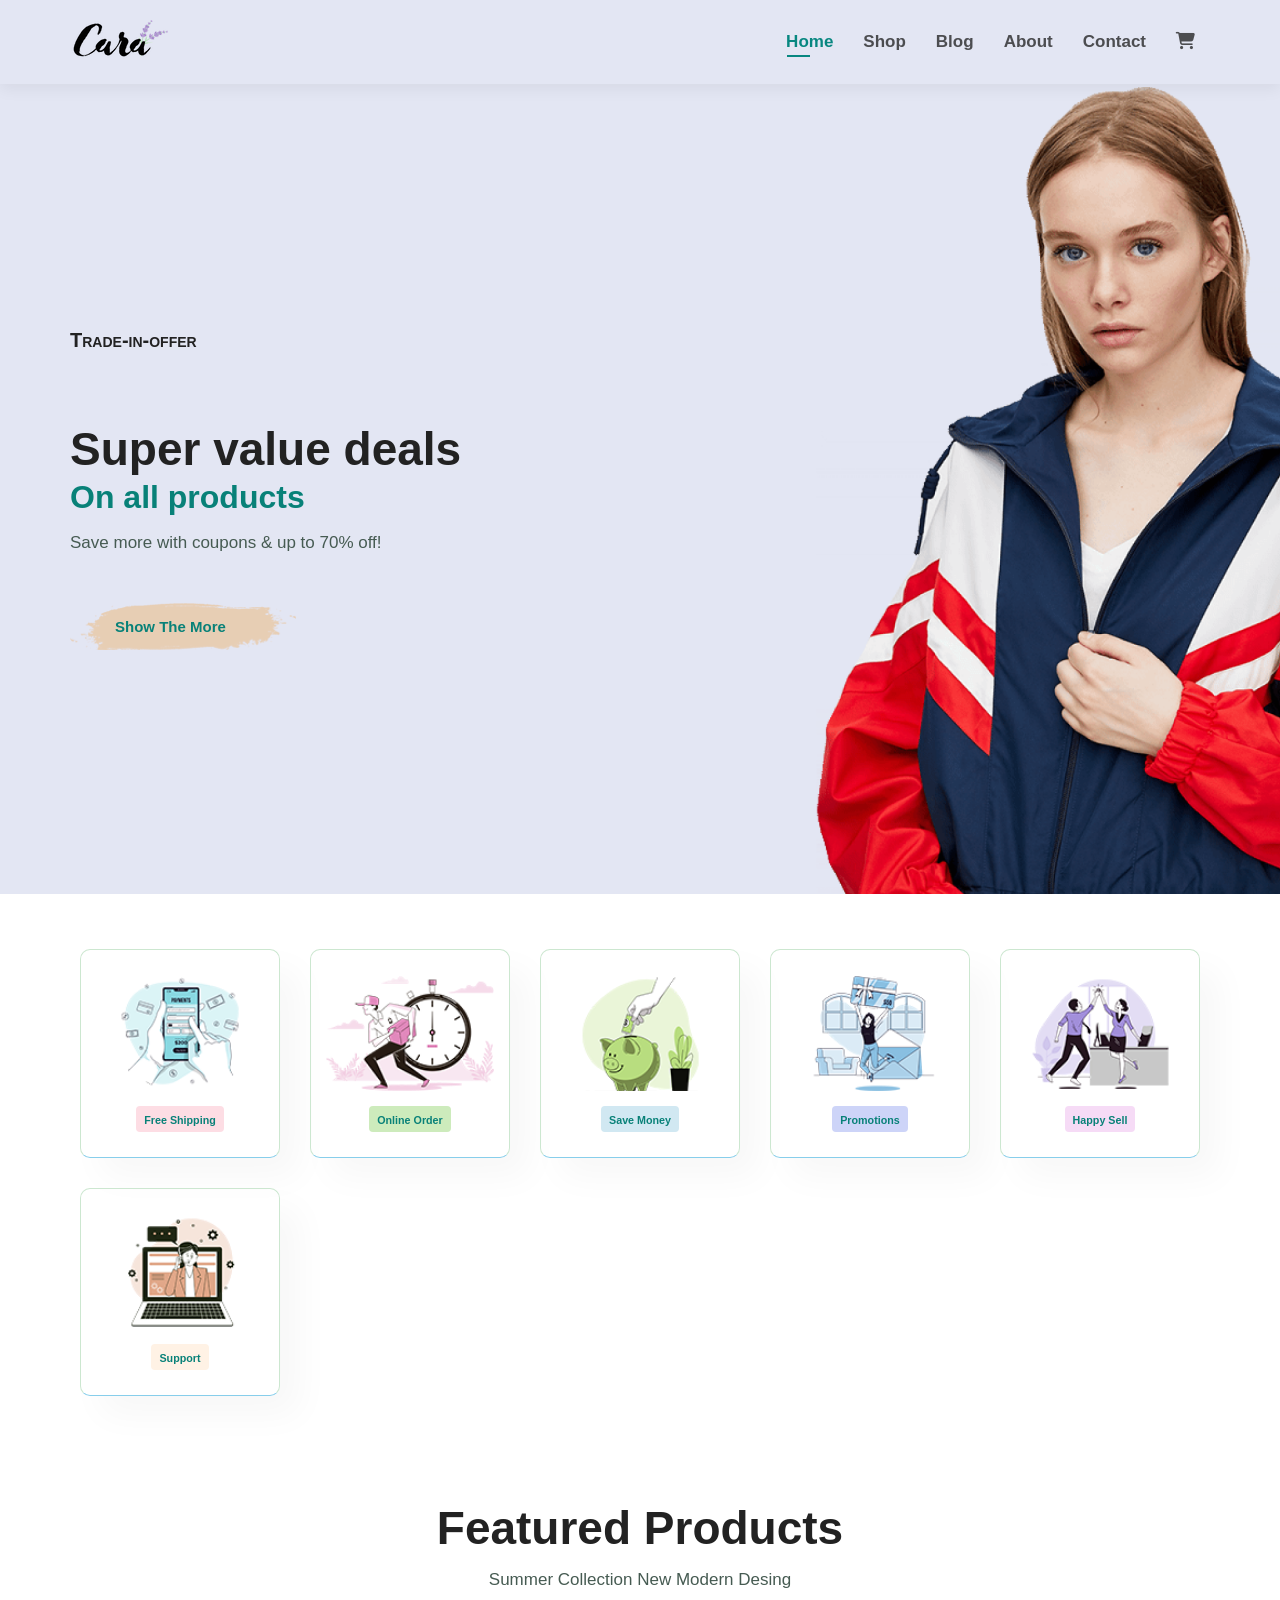
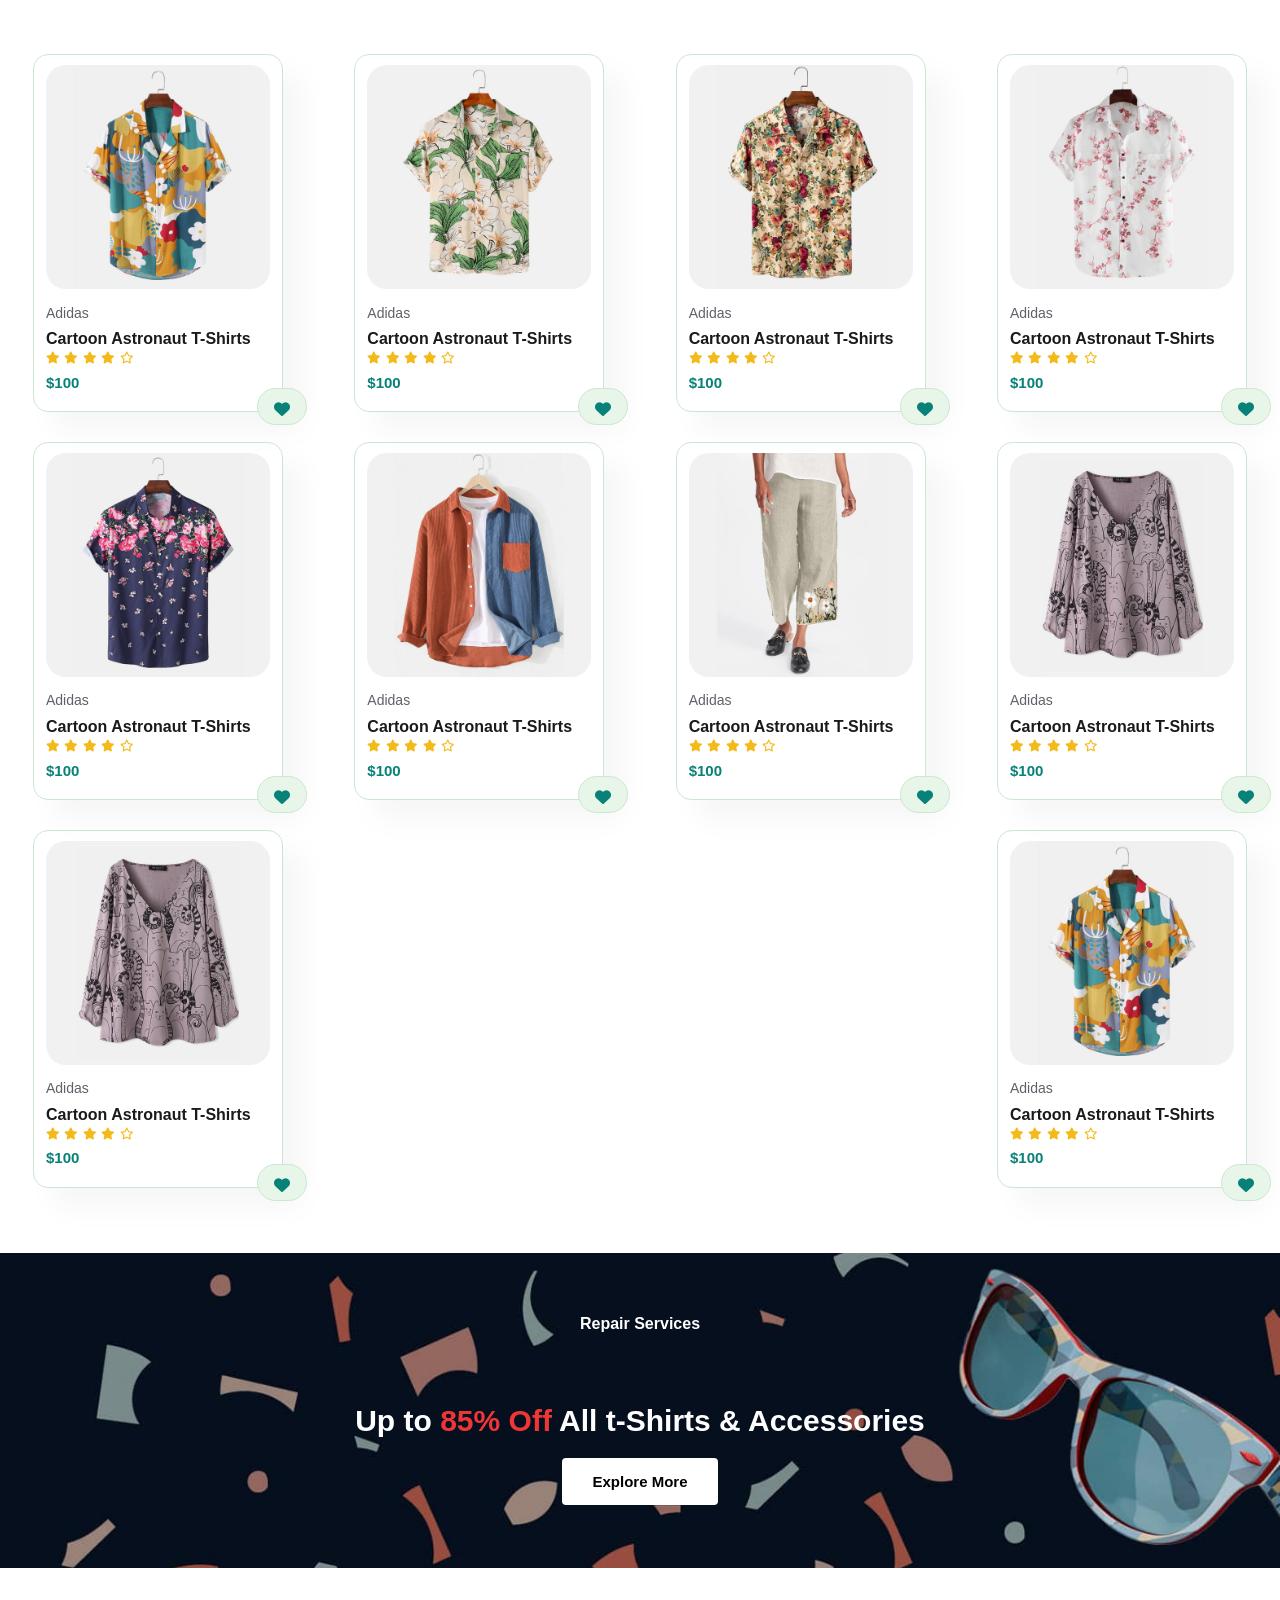
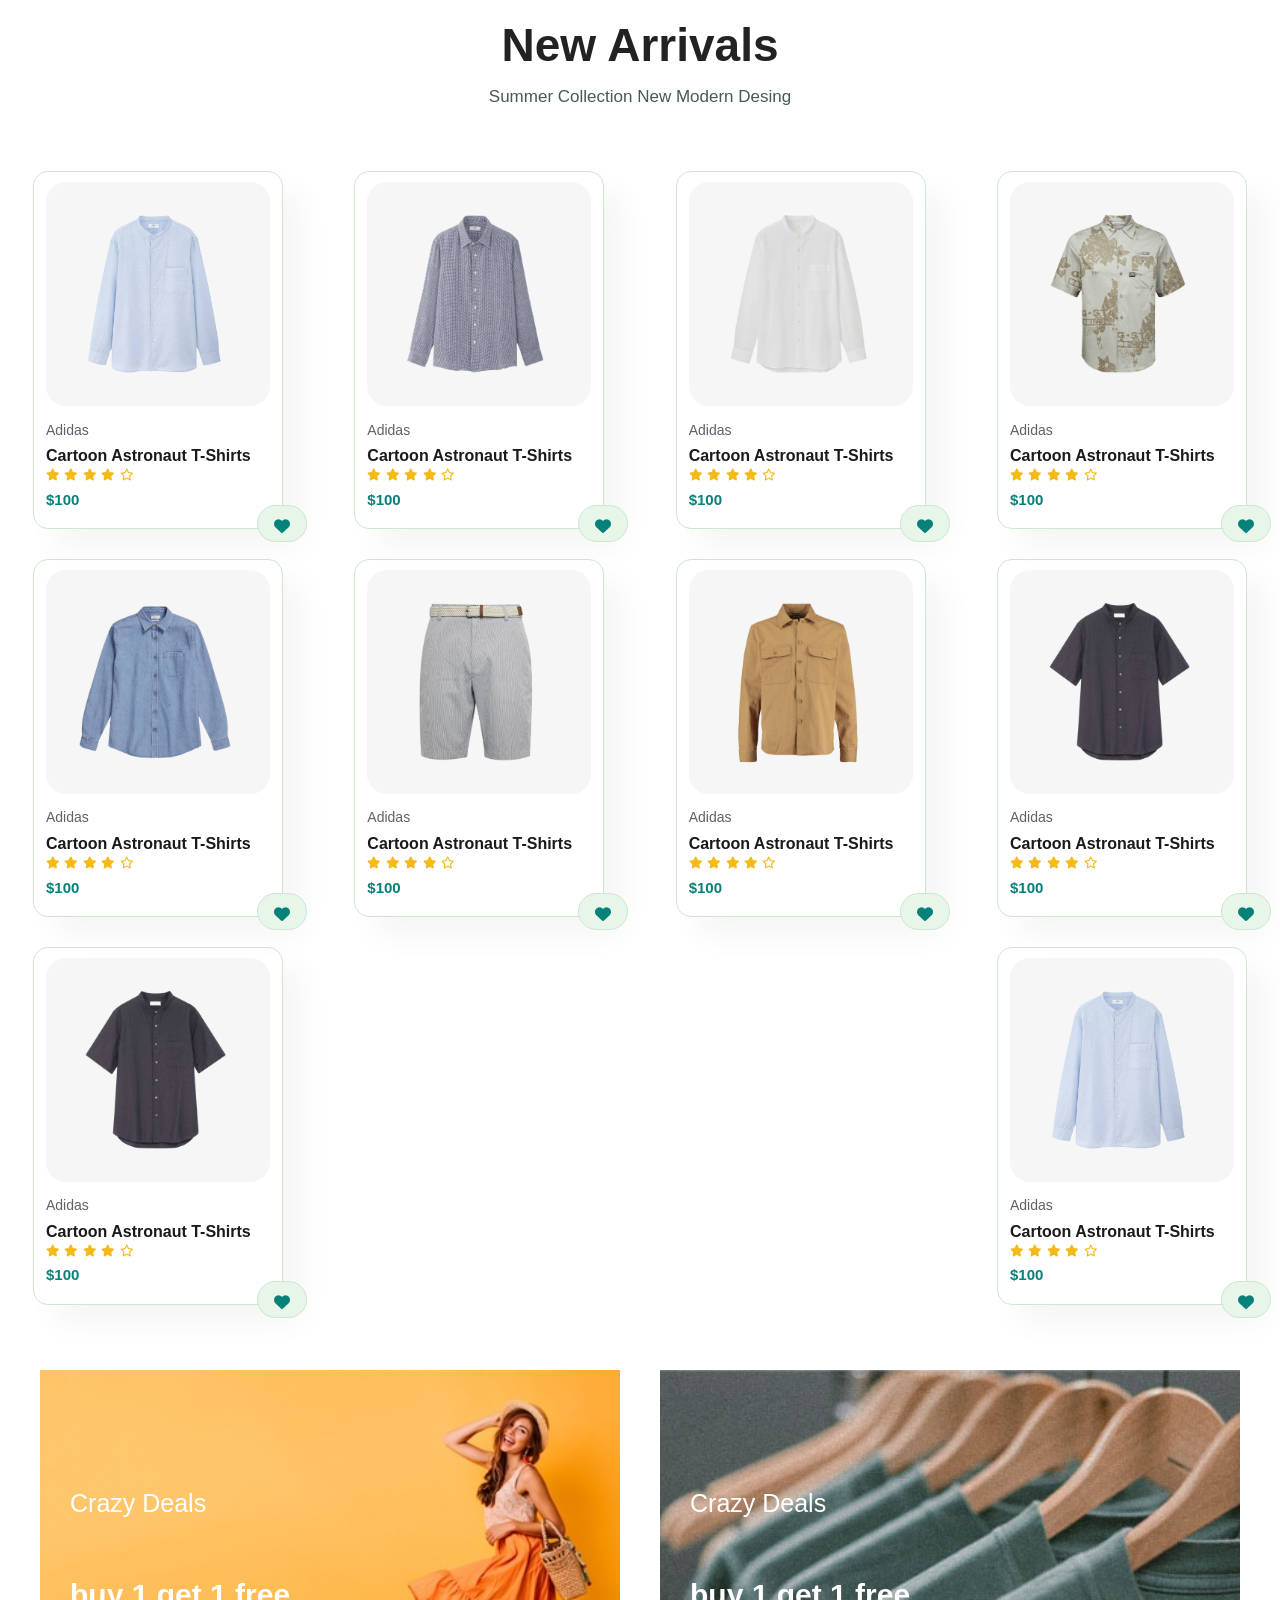
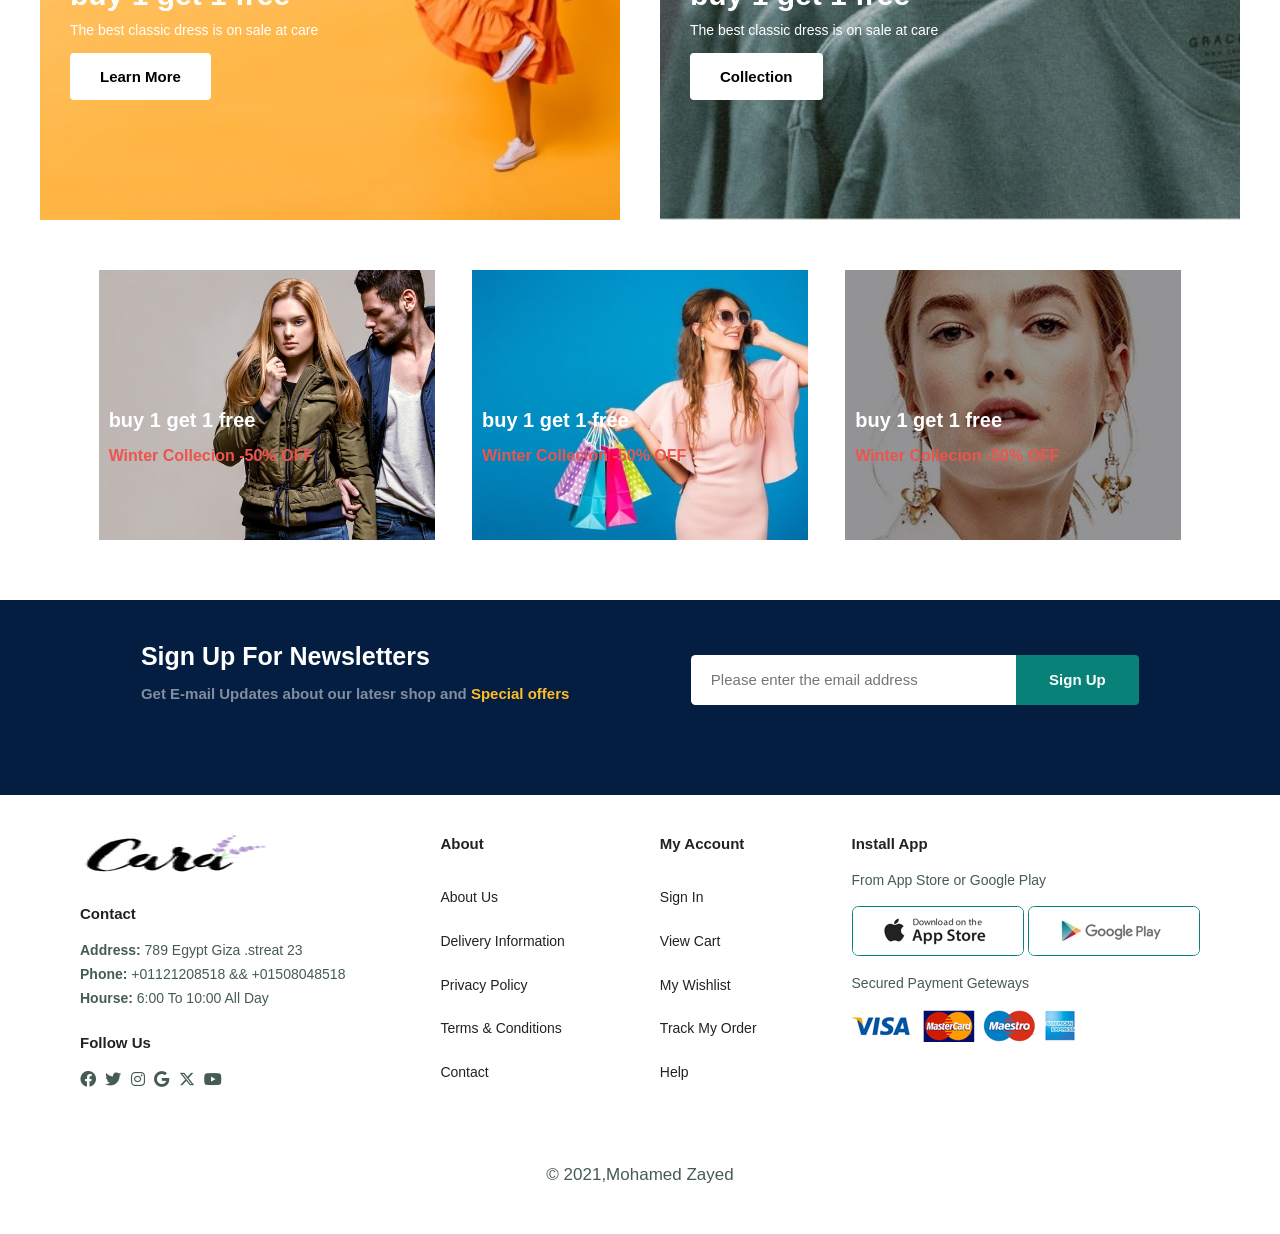
<file: index.html>
<!DOCTYPE html>
<html lang="en">
<head>
    <meta charset="UTF-8">
    <meta name="viewport" content="width=device-width, initial-scale=1.0">
    <title>DashBoard</title>
    <!-- the style main css -->
    <link rel="stylesheet" href="css/style.css">
    <!-- Render All Elements Normally -->
    <link rel="stylesheet" href="css/normalize.css">
    <!-- Font Awasome -->
    <link rel="stylesheet" href="css/all.min.css">
    <!-- Google fonts -->
    <link rel="preconnect" href="https://fonts.googleapis.com">
    <link rel="preconnect" href="https://fonts.gstatic.com" crossorigin>
    <link href="https://fonts.googleapis.com/css2?family=Work+Sans:ital,wght@0,200;0,400;1,600;1,700;1,800&display=swap" 
    rel="stylesheet">
    <!-- end the font -->
    <!-- icon -->
    <script type="text/javascript" src="script.js"></script>
    <link rel="icon" type="image/x-icon" href="/images/logo.png">
</head>
<body>
    
    <section class="header">
        <a href="#"><img src="/images/logo.png" class="logo"></a>
        <div>
            <ul class="navbar">
                <li ><a href="index.html" class="active_home">Home</a></li>
                <li><a href="shop.html">Shop</a></li>
                <li><a href="#">Blog</a></li>
                <li><a href="#">About</a></li>
                <li><a href="#">Contact</a></li>
                <li><a href="cart.html"><i class="fa-solid fa-cart-shopping"></i></a>
                </li>

            </ul>
        </div>
        <div class="small">
            <a href="#"><i class="fa-solid fa-cart-shopping"></i></a>
            <i id="bar" class="fas fa-outdent"></i>
        </div>
    </section>
    <!-- section banner -->
    <section class="banner_home">
        <h4>Trade-in-offer</h4>
        <h2>Super value deals</h2>
        <h1>On all products</h1>
        <p>Save more with coupons & up to 70% off!  </p>
        <button>Show The More</button>
    </section>
    <!-- End -->

    <!-- Start section 3 -->
    <section class="card-1" id="s-c1">
        <div class="box">
            <img src="/images/features/f1.png"alt="sorry">
            <h6>Free Shipping</h6>
        </div>
        <div class="box">
            <img src="/images/features/f2.png"alt="sorry">
            <h6>Online Order</h6>
        </div>
        <div class="box">
            <img src="/images/features/f3.png"alt="sorry">
            <h6>Save Money</h6>
        </div>
        <div class="box">
            <img src="/images/features/f4.png"alt="sorry">
            <h6>Promotions</h6>
        </div>
        <div class="box">
            <img src="/images/features/f5.png"alt="sorry">
            <h6>Happy Sell</h6>
        </div>
        <div class="box">
            <img src="/images/features/f6.png"alt="sorry">
            <h6>Support</h6>
        </div>
    </section>
    <!-- section 4 -->
    <section class="product1">
        <h2>Featured Products</h2>
        <p>Summer Collection New Modern Desing</p>
        <div class="product-1" id="item2">
            <div class="products">
                <img src="/images/products/f1.jpg" alt="sorry">
                <div class="title1">
                    <span>Adidas</span>
                    <h5>Cartoon Astronaut T-Shirts</h5>
                    <div class="star">
                        <i class="fa-solid fa-star"></i>
                        <i class="fa-solid fa-star"></i>
                        <i class="fa-solid fa-star"></i>
                        <i class="fa-solid fa-star"></i>
                        <i class="fa-regular fa-star"></i>
                    </div>
                    <h4>$100</h4>
                </div>
                <a href="elementsproduct.html" class="sh-p1" onclick="addToCart(item2)"><i class="fa-solid fa-heart" id="shopping-p"></i></a>
            </div>
            <div class="products">
                <img src="/images/products/f2.jpg" alt="sorry">
                <div class="title1">
                    <span>Adidas</span>
                    <h5>Cartoon Astronaut T-Shirts</h5>
                    <div class="star">
                        <i class="fa-solid fa-star"></i>
                        <i class="fa-solid fa-star"></i>
                        <i class="fa-solid fa-star"></i>
                        <i class="fa-solid fa-star"></i>
                        <i class="fa-regular fa-star"></i>
                    </div>
                    <h4>$100</h4>
                </div>
                <a href="elementsproduct.html" class="sh-p1"><i class="fa-solid fa-heart" id="shopping-p"></i></a>
            </div>
            <div class="products">
                <img src="/images/products/f3.jpg" alt="sorry">
                <div class="title1">
                    <span>Adidas</span>
                    <h5>Cartoon Astronaut T-Shirts</h5>
                    <div class="star">
                        <i class="fa-solid fa-star"></i>
                        <i class="fa-solid fa-star"></i>
                        <i class="fa-solid fa-star"></i>
                        <i class="fa-solid fa-star"></i>
                        <i class="fa-regular fa-star"></i>
                    </div>
                    <h4>$100</h4>
                </div>
                <a href="elementsproduct.html" class="sh-p1"><i class="fa-solid fa-heart" id="shopping-p"></i></a>
            </div>
            <div class="products">
                <img src="/images/products/f4.jpg" alt="sorry">
                <div class="title1">
                    <span>Adidas</span>
                    <h5>Cartoon Astronaut T-Shirts</h5>
                    <div class="star">
                        <i class="fa-solid fa-star"></i>
                        <i class="fa-solid fa-star"></i>
                        <i class="fa-solid fa-star"></i>
                        <i class="fa-solid fa-star"></i>
                        <i class="fa-regular fa-star"></i>
                    </div>
                    <h4>$100</h4>
                </div>
                <a href="elementsproduct.html" class="sh-p1"><i class="fa-solid fa-heart" id="shopping-p"></i></a>
            </div>
            <div class="products">
                <img src="/images/products/f5.jpg" alt="sorry">
                <div class="title1">
                    <span>Adidas</span>
                    <h5>Cartoon Astronaut T-Shirts</h5>
                    <div class="star">
                        <i class="fa-solid fa-star"></i>
                        <i class="fa-solid fa-star"></i>
                        <i class="fa-solid fa-star"></i>
                        <i class="fa-solid fa-star"></i>
                        <i class="fa-regular fa-star"></i>
                    </div>
                    <h4>$100</h4>
                </div>
                <a href="elementsproduct.html" class="sh-p1"><i class="fa-solid fa-heart" id="shopping-p"></i></a>
            </div>
            <div class="products">
                <img src="/images/products/f6.jpg" alt="sorry">
                <div class="title1">
                    <span>Adidas</span>
                    <h5>Cartoon Astronaut T-Shirts</h5>
                    <div class="star">
                        <i class="fa-solid fa-star"></i>
                        <i class="fa-solid fa-star"></i>
                        <i class="fa-solid fa-star"></i>
                        <i class="fa-solid fa-star"></i>
                        <i class="fa-regular fa-star"></i>
                    </div>
                    <h4>$100</h4>
                </div>
                <a href="elementsproduct.html" class="sh-p1"><i class="fa-solid fa-heart" id="shopping-p"></i></a>
            </div>
            <div class="products">
                <img src="/images/products/f7.jpg" alt="sorry">
                <div class="title1">
                    <span>Adidas</span>
                    <h5>Cartoon Astronaut T-Shirts</h5>
                    <div class="star">
                        <i class="fa-solid fa-star"></i>
                        <i class="fa-solid fa-star"></i>
                        <i class="fa-solid fa-star"></i>
                        <i class="fa-solid fa-star"></i>
                        <i class="fa-regular fa-star"></i>
                    </div>
                    <h4>$100</h4>
                </div>
                <a href="elementsproduct.html" class="sh-p1"><i class="fa-solid fa-heart" id="shopping-p"></i></a>
            </div>
            <div class="products">
                <img src="/images/products/f8.jpg" alt="sorry">
                <div class="title1">
                    <span>Adidas</span>
                    <h5>Cartoon Astronaut T-Shirts</h5>
                    <div class="star">
                        <i class="fa-solid fa-star"></i>
                        <i class="fa-solid fa-star"></i>
                        <i class="fa-solid fa-star"></i>
                        <i class="fa-solid fa-star"></i>
                        <i class="fa-regular fa-star"></i>
                    </div>
                    <h4>$100</h4>
                </div>
                <a href="elementsproduct.html" class="sh-p1"><i class="fa-solid fa-heart" id="shopping-p"></i></a>
            </div>
            <div class="products">
                <img src="/images/products/f8.jpg" alt="sorry">
                <div class="title1">
                    <span>Adidas</span>
                    <h5>Cartoon Astronaut T-Shirts</h5>
                    <div class="star">
                        <i class="fa-solid fa-star"></i>
                        <i class="fa-solid fa-star"></i>
                        <i class="fa-solid fa-star"></i>
                        <i class="fa-solid fa-star"></i>
                        <i class="fa-regular fa-star"></i>
                    </div>
                    <h4>$100</h4>
                </div>
                <a href="elementsproduct.html" class="sh-p1"><i class="fa-solid fa-heart" id="shopping-p"></i></a>
            </div>
            <div class="products">
                <img src="/images/products/f1.jpg" alt="sorry">
                <div class="title1">
                    <span>Adidas</span>
                    <h5>Cartoon Astronaut T-Shirts</h5>
                    <div class="star">
                        <i class="fa-solid fa-star"></i>
                        <i class="fa-solid fa-star"></i>
                        <i class="fa-solid fa-star"></i>
                        <i class="fa-solid fa-star"></i>
                        <i class="fa-regular fa-star"></i>
                    </div>
                    <h4>$100</h4>
                </div>
                <a href="elementsproduct.html" class="sh-p1"><i class="fa-solid fa-heart" id="shopping-p"></i></a>
            </div>
            
        </div> 
        
    </section>
    <!-- end the shopping -->

    <!-- start banner 2 -->
    <section class="b2">
        <h4>Repair Services </h4>
        <h2>Up to <span>85% Off</span> All t-Shirts & Accessories</h2>
        <button class="bexplore">Explore More</button>
    </section>
    <!-- end the banner 2 -->
    <!-- start shopping 2 -->
    <section class="product1">
        <h2>New Arrivals</h2>
        <p>Summer Collection New Modern Desing</p>
        <div class="product-1">
            <div class="products">
                <img src="/images/products/n1.jpg" alt="sorry">
                <div class="title1">
                    <span>Adidas</span>
                    <h5>Cartoon Astronaut T-Shirts</h5>
                    <div class="star">
                        <i class="fa-solid fa-star"></i>
                        <i class="fa-solid fa-star"></i>
                        <i class="fa-solid fa-star"></i>
                        <i class="fa-solid fa-star"></i>
                        <i class="fa-regular fa-star"></i>
                    </div>
                    <h4>$100</h4>
                </div>
                <a href="#" class="sh-p1"><i class="fa-solid fa-heart" id="shopping-p"></i></a>
            </div>
            <div class="products">
                <img src="/images/products/n2.jpg" alt="sorry">
                <div class="title1">
                    <span>Adidas</span>
                    <h5>Cartoon Astronaut T-Shirts</h5>
                    <div class="star">
                        <i class="fa-solid fa-star"></i>
                        <i class="fa-solid fa-star"></i>
                        <i class="fa-solid fa-star"></i>
                        <i class="fa-solid fa-star"></i>
                        <i class="fa-regular fa-star"></i>
                    </div>
                    <h4>$100</h4>
                </div>
                <a href="#" class="sh-p1"><i class="fa-solid fa-heart" id="shopping-p"></i></a>
            </div>
            <div class="products">
                <img src="/images/products/n3.jpg" alt="sorry">
                <div class="title1">
                    <span>Adidas</span>
                    <h5>Cartoon Astronaut T-Shirts</h5>
                    <div class="star">
                        <i class="fa-solid fa-star"></i>
                        <i class="fa-solid fa-star"></i>
                        <i class="fa-solid fa-star"></i>
                        <i class="fa-solid fa-star"></i>
                        <i class="fa-regular fa-star"></i>
                    </div>
                    <h4>$100</h4>
                </div>
                <a href="#" class="sh-p1"><i class="fa-solid fa-heart" id="shopping-p"></i></a>
            </div>
            <div class="products">
                <img src="/images/products/n4.jpg" alt="sorry">
                <div class="title1">
                    <span>Adidas</span>
                    <h5>Cartoon Astronaut T-Shirts</h5>
                    <div class="star">
                        <i class="fa-solid fa-star"></i>
                        <i class="fa-solid fa-star"></i>
                        <i class="fa-solid fa-star"></i>
                        <i class="fa-solid fa-star"></i>
                        <i class="fa-regular fa-star"></i>
                    </div>
                    <h4>$100</h4>
                </div>
                <a href="#" class="sh-p1"><i class="fa-solid fa-heart" id="shopping-p"></i></a>
            </div>
            <div class="products">
                <img src="/images/products/n5.jpg" alt="sorry">
                <div class="title1">
                    <span>Adidas</span>
                    <h5>Cartoon Astronaut T-Shirts</h5>
                    <div class="star">
                        <i class="fa-solid fa-star"></i>
                        <i class="fa-solid fa-star"></i>
                        <i class="fa-solid fa-star"></i>
                        <i class="fa-solid fa-star"></i>
                        <i class="fa-regular fa-star"></i>
                    </div>
                    <h4>$100</h4>
                </div>
                <a href="#" class="sh-p1"><i class="fa-solid fa-heart" id="shopping-p"></i></a>
            </div>
            <div class="products">
                <img src="/images/products/n6.jpg" alt="sorry">
                <div class="title1">
                    <span>Adidas</span>
                    <h5>Cartoon Astronaut T-Shirts</h5>
                    <div class="star">
                        <i class="fa-solid fa-star"></i>
                        <i class="fa-solid fa-star"></i>
                        <i class="fa-solid fa-star"></i>
                        <i class="fa-solid fa-star"></i>
                        <i class="fa-regular fa-star"></i>
                    </div>
                    <h4>$100</h4>
                </div>
                <a href="#" class="sh-p1"><i class="fa-solid fa-heart" id="shopping-p"></i></a>
            </div>
            <div class="products">
                <img src="/images/products/n7.jpg" alt="sorry">
                <div class="title1">
                    <span>Adidas</span>
                    <h5>Cartoon Astronaut T-Shirts</h5>
                    <div class="star">
                        <i class="fa-solid fa-star"></i>
                        <i class="fa-solid fa-star"></i>
                        <i class="fa-solid fa-star"></i>
                        <i class="fa-solid fa-star"></i>
                        <i class="fa-regular fa-star"></i>
                    </div>
                    <h4>$100</h4>
                </div>
                <a href="#" class="sh-p1"><i class="fa-solid fa-heart" id="shopping-p"></i></a>
            </div>
            <div class="products">
                <img src="/images/products/n8.jpg" alt="sorry">
                <div class="title1">
                    <span>Adidas</span>
                    <h5>Cartoon Astronaut T-Shirts</h5>
                    <div class="star">
                        <i class="fa-solid fa-star"></i>
                        <i class="fa-solid fa-star"></i>
                        <i class="fa-solid fa-star"></i>
                        <i class="fa-solid fa-star"></i>
                        <i class="fa-regular fa-star"></i>
                    </div>
                    <h4>$100</h4>
                </div>
                <a href="#" class="sh-p1"><i class="fa-solid fa-heart" id="shopping-p"></i></a>
            </div>
            <div class="products">
                <img src="/images/products/n8.jpg" alt="sorry">
                <div class="title1">
                    <span>Adidas</span>
                    <h5>Cartoon Astronaut T-Shirts</h5>
                    <div class="star">
                        <i class="fa-solid fa-star"></i>
                        <i class="fa-solid fa-star"></i>
                        <i class="fa-solid fa-star"></i>
                        <i class="fa-solid fa-star"></i>
                        <i class="fa-regular fa-star"></i>
                    </div>
                    <h4>$100</h4>
                </div>
                <a href="#" class="sh-p1"><i class="fa-solid fa-heart" id="shopping-p"></i></a>
            </div>
            <div class="products">
                <img src="/images/products/n1.jpg" alt="sorry">
                <div class="title1">
                    <span>Adidas</span>
                    <h5>Cartoon Astronaut T-Shirts</h5>
                    <div class="star">
                        <i class="fa-solid fa-star"></i>
                        <i class="fa-solid fa-star"></i>
                        <i class="fa-solid fa-star"></i>
                        <i class="fa-solid fa-star"></i>
                        <i class="fa-regular fa-star"></i>
                    </div>
                    <h4>$100</h4>
                </div>
                <a href="#" class="sh-p1"><i class="fa-solid fa-heart" id="shopping-p"></i></a>
            </div>
            
        </div> 
        
    </section>
    <!-- end the shopping -->

    <!-- start card2  -->
    <section class="more-1">
        <div class="b-3">
            <h4>Crazy Deals</h4>
            <h2>buy 1 get 1 free</h2>
            <span>The best classic dress is on sale at care</span>
            <button class="button-b1">Learn More</button>
        </div>
        <div class="b-3" id="bb" ">
            <h4>Crazy Deals</h4>
            <h2>buy 1 get 1 free</h2>
            <span>The best classic dress is on sale at care</span>
            <button class="button-b1">Collection</button>
        </div>
        
    </section>

    <section class="more-2"> 
        <div class="b-3"  id="bb-2">
            <h2>buy 1 get 1 free</h2>
            <h3>Winter Collecion -50% OFF</h3>
        </div>
        <div class="b-3"  id="bb-3" >
            <h2>buy 1 get 1 free</h2>
            <h3>Winter Collecion -50% OFF</h3>
        </div>
        <div class="b-3"  id="bb-4" >
            <h2>buy 1 get 1 free</h2>
            <h3>Winter Collecion -50% OFF</h3>
        </div>
        
    </section>
    <!-- the end -->
    <section class="next-form" id="s-c1">
        <div class="next1">
            <h4>Sign Up For Newsletters</h4>
            <p>Get E-mail Updates about our latesr shop and <span>Special offers</span></p>
        </div>
        <div class="form">
            <input type="text" placeholder="Please enter the email address">
            <button class="bexplore">Sign Up</button>
        </div>
    </section>
    <!-- end -->

    <!-- start footer -->
    <footer  id="s-c1">
        <div class="col1">
            <img class="logo" src="/images/logo.png"alt="sorry" >
            <h4>Contact</h4>
            <p><strong>Address: </strong>789 Egypt Giza .streat 23</p>
            <p><strong>Phone: </strong> +01121208518 && +01508048518</p>
            <p><strong>Hourse: </strong> 6:00 To 10:00 All Day</p>
            <div class="social">
                <h4>Follow Us</h4>
                <div class="icon-social">
                    <i class="fa-brands fa-facebook"></i>
                    <i class="fa-brands fa-twitter"></i>
                    <i class="fa-brands fa-instagram"></i>
                    <i class="fa-brands fa-google"></i>
                    <i class="fa-brands fa-x-twitter"></i>
                    <i class="fa-brands fa-youtube"></i>
                </div>
            </div>
        </div>
        <div class="col1">
            <h4>About </h4>
            <a href="#">About Us</a>
            <a href="#">Delivery Information</a>
            <a href="#">Privacy Policy</a>
            <a href="#">Terms & Conditions</a>
            <a href="#">Contact</a>
        </div>
        <div class="col1">
            <h4>My Account</h4>
            <a href="#">Sign In</a>
            <a href="#">View Cart</a>
            <a href="#">My Wishlist</a>
            <a href="#">Track My Order</a>
            <a href="#">Help</a>
        </div>

        <di class="col install">
            <h4>Install App</h4>
            <p>From App Store or Google Play</p>
            <div class="row">
                <img src="/images/pay/app.jpg" alt="sorry">
                <img src="/images/pay/play.jpg" alt="sorry">
            </div>
            <p>Secured Payment Geteways</p>
            <img src="/images/pay/pay.png" alt="sorry">
        </di>
        
    </footer>
    <div class="copy" id="s-c1">
        <p>&copy; 2021,Mohamed Zayed</p>
    </div>
    
    <script src="script.js"></script>
</body>
</html>
</file>
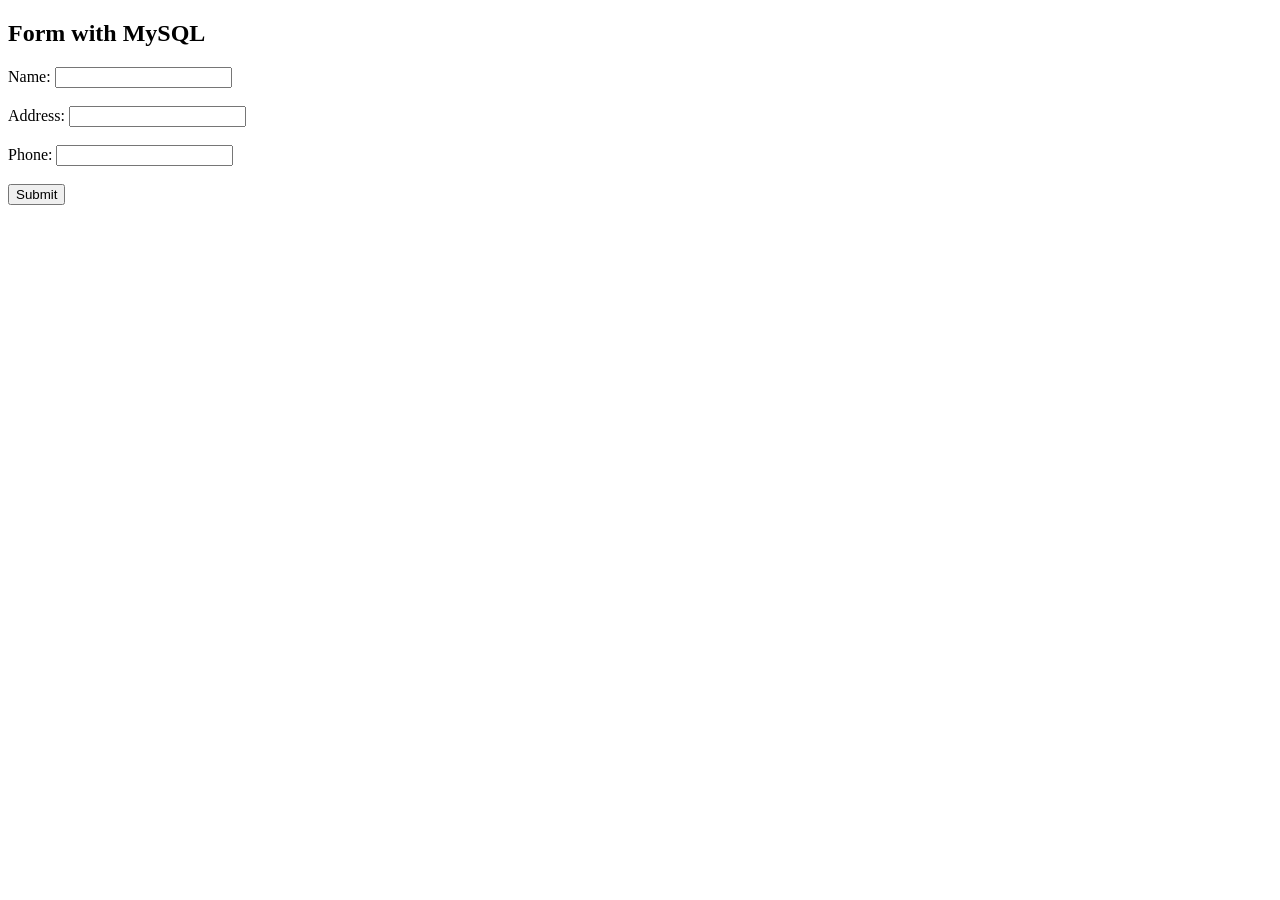
<file: a.html>
<!DOCTYPE html>
<html lang="en">
<head>
    <meta charset="UTF-8">
    <meta name="viewport" content="width=device-width, initial-scale=1.0">
    <title>Form with MySQL</title>
</head>
<body>

<h2>Form with MySQL</h2>
<form method="post" action="process_form.php">
    Name: <input type="text" name="name">
    <br><br>

    Address: <input type="text" name="address">
    <br><br>

    Phone: <input type="text" name="phone">
    <br><br>

    <input type="submit" name="submit" value="Submit">
</form>


</body>
</html>
</file>
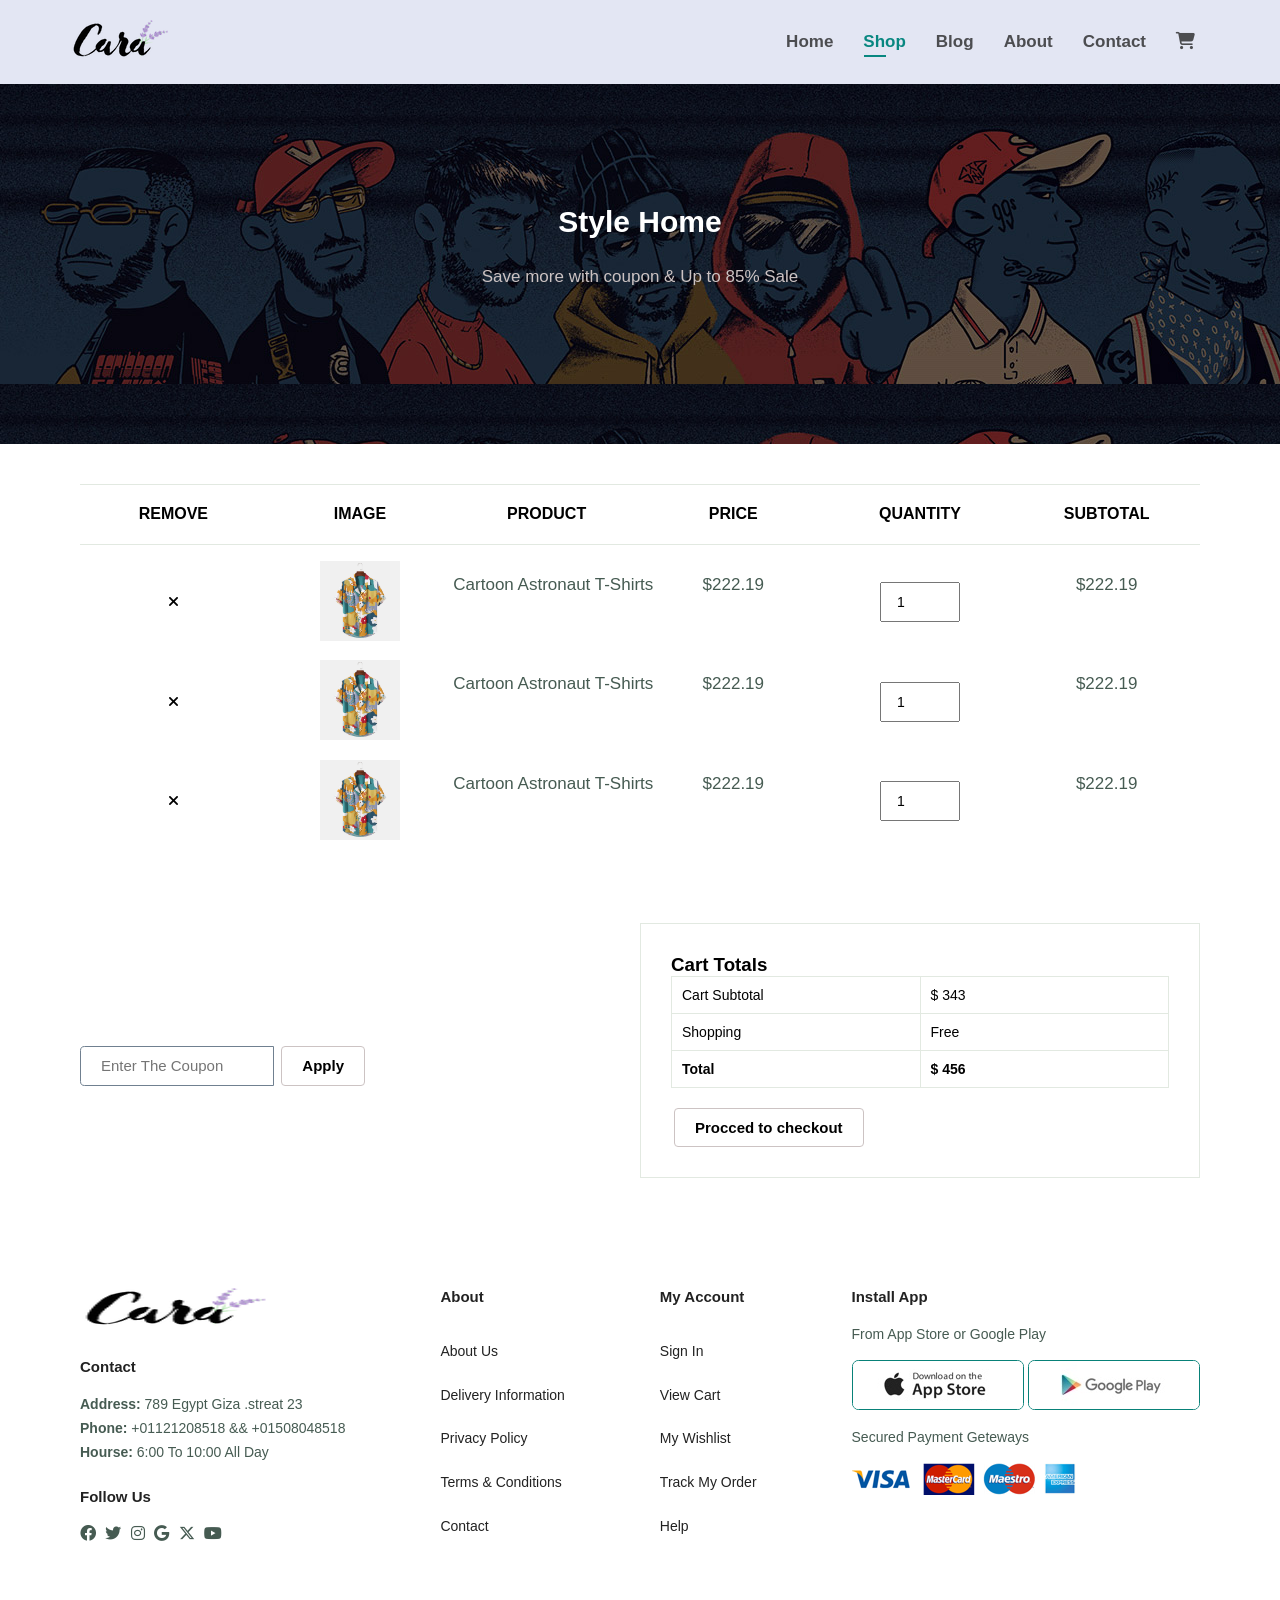
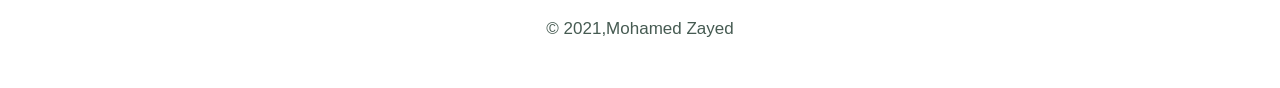
<file: cart.html>
<!DOCTYPE html>
<html lang="en">
<head>
    <meta charset="UTF-8">
    <meta name="viewport" content="width=device-width, initial-scale=1.0">
    <title>DashBoard</title>
    <!-- the style main css -->
    <link rel="stylesheet" href="css/style.css">
    <!-- Render All Elements Normally -->
    <link rel="stylesheet" href="css/normalize.css">
    <!-- Font Awasome -->
    <link rel="stylesheet" href="css/all.min.css">
    <!-- Google fonts -->
    <link rel="preconnect" href="https://fonts.googleapis.com">
    <link rel="preconnect" href="https://fonts.gstatic.com" crossorigin>
    <link href="https://fonts.googleapis.com/css2?family=Work+Sans:ital,wght@0,200;0,400;1,600;1,700;1,800&display=swap" 
    rel="stylesheet">
    <!-- end the font -->
    <link rel="stylesheet" href="css/shop.css">
    <!-- cart -->
    <link rel="stylesheet" href="css/cart.css">
    <link rel="icon" type="image/x-icon" href="/images/logo.png">

    
</head>
<body>
    
    <section class="header">
        <a href="#"><img src="/images/logo.png" class="logo"></a>
        <div>
            <ul class="navbar">
                <li ><a href="index.html" >Home</a></li>
                <li><a href="shop.html" class="active_home">Shop</a></li>
                <li><a href="#">Blog</a></li>
                <li><a href="#">About</a></li>
                <li><a href="#">Contact</a></li>
                <li><a href="#"><i class="fa-solid fa-cart-shopping"></i></a>
                </li>

            </ul>
        </div>
        <div class="small">
            <a href="#"><i class="fa-solid fa-cart-shopping"></i></a>
            <i id="bar" class="fas fa-outdent"></i>
        </div>
    </section>
    <section class="page2">
        <h4>Style Home</h4>
        <p>Save more with coupon & Up to 85% Sale</p>
    </section>

    <!-- Start section 3 -->
    <!-- section 4 -->

    <section class="cart-shopping"  id="s-c1">
        <table>
            <thead>
                <tr>
                    <th>REMOVE</th>
                    <th>IMAGE</th>
                    <th>PRODUCT</th>
                    <th>PRICE</th>
                    <th>QUANTITY</th>
                    <th>SUBTOTAL</th>
                </tr>
            </thead>
            <tbody>
                <tr>
                    <td><i class="fa-solid fa-xmark"></i></td>
                    <td><img src="/images/products/f1.jpg"alt=""></td>
                    <td><p>Cartoon Astronaut T-Shirts</p></td>
                    <td><p>$222.19</p></td>
                    <td>
                        <input type="number" value="1">
                    </td>
                    <td><p>$222.19</p></td>
                </tr>
                <tr>
                    <td><i class="fa-solid fa-xmark"></i></td>
                    <td><img src="/images/products/f1.jpg"alt=""></td>
                    <td><p>Cartoon Astronaut T-Shirts</p></td>
                    <td><p>$222.19</p></td>
                    <td>
                        <input type="number" value="1">
                    </td>
                    <td><p>$222.19</p></td>
                </tr>
                <tr>
                    <td><i class="fa-solid fa-xmark"></i></td>
                    <td><img src="/images/products/f1.jpg"alt=""></td>
                    <td><p>Cartoon Astronaut T-Shirts</p></td>
                    <td><p>$222.19</p></td>
                    <td>
                        <input type="number" value="1">
                    </td>
                    <td><p>$222.19</p></td>
                </tr>
                
            </tbody>

        </table>
    </section>

    <!-- end -->
    <!-- start new -->
    <section class="data" id="s-c1">
        <div class="coupon">
            <input type="text" placeholder="Enter The Coupon" >
            <button class="bexplore" >Apply</button>
        </div>
        <div class="inf1">
            <h3>Cart Totals</h3>
            <table>
                <tr>
                    <td>Cart Subtotal</td>
                    <td>$ 343</td>
                </tr>
                <tr>
                    <td>Shopping</td>
                    <td>Free</td>
                </tr>
                <tr>
                    <td><strong>Total</strong></td>
                    <td><strong>$ 456</strong></td>
                </tr>

                
            </table>
            <button class="bexplore">Procced to checkout </button>
        </div>
    </section>
    <!-- end -->
    <!-- start footer -->
    <footer  id="s-c1">
        <div class="col1">
            <img class="logo" src="/images/logo.png"alt="" >
            <h4>Contact</h4>
            <p><strong>Address: </strong>789 Egypt Giza .streat 23</p>
            <p><strong>Phone: </strong> +01121208518 && +01508048518</p>
            <p><strong>Hourse: </strong> 6:00 To 10:00 All Day</p>
            <div class="social">
                <h4>Follow Us</h4>
                <div class="icon-social">
                    <i class="fa-brands fa-facebook"></i>
                    <i class="fa-brands fa-twitter"></i>
                    <i class="fa-brands fa-instagram"></i>
                    <i class="fa-brands fa-google"></i>
                    <i class="fa-brands fa-x-twitter"></i>
                    <i class="fa-brands fa-youtube"></i>
                </div>
            </div>
        </div>
        <div class="col1">
            <h4>About </h4>
            <a href="#">About Us</a>
            <a href="#">Delivery Information</a>
            <a href="#">Privacy Policy</a>
            <a href="#">Terms & Conditions</a>
            <a href="#">Contact</a>
        </div>
        <div class="col1">
            <h4>My Account</h4>
            <a href="#">Sign In</a>
            <a href="#">View Cart</a>
            <a href="#">My Wishlist</a>
            <a href="#">Track My Order</a>
            <a href="#">Help</a>
        </div>

        <di class="col install">
            <h4>Install App</h4>
            <p>From App Store or Google Play</p>
            <div class="row">
                <img src="/images/pay/app.jpg" alt="">
                <img src="/images/pay/play.jpg" alt="">
            </div>
            <p>Secured Payment Geteways</p>
            <img src="/images/pay/pay.png" alt="">
        </di>
        
    </footer>


    <div class="copy" id="s-c1">
        <p>&copy; 2021,Mohamed Zayed</p>
    </div>

    <script src="script.js"></script>
</body>
</html>
</file>
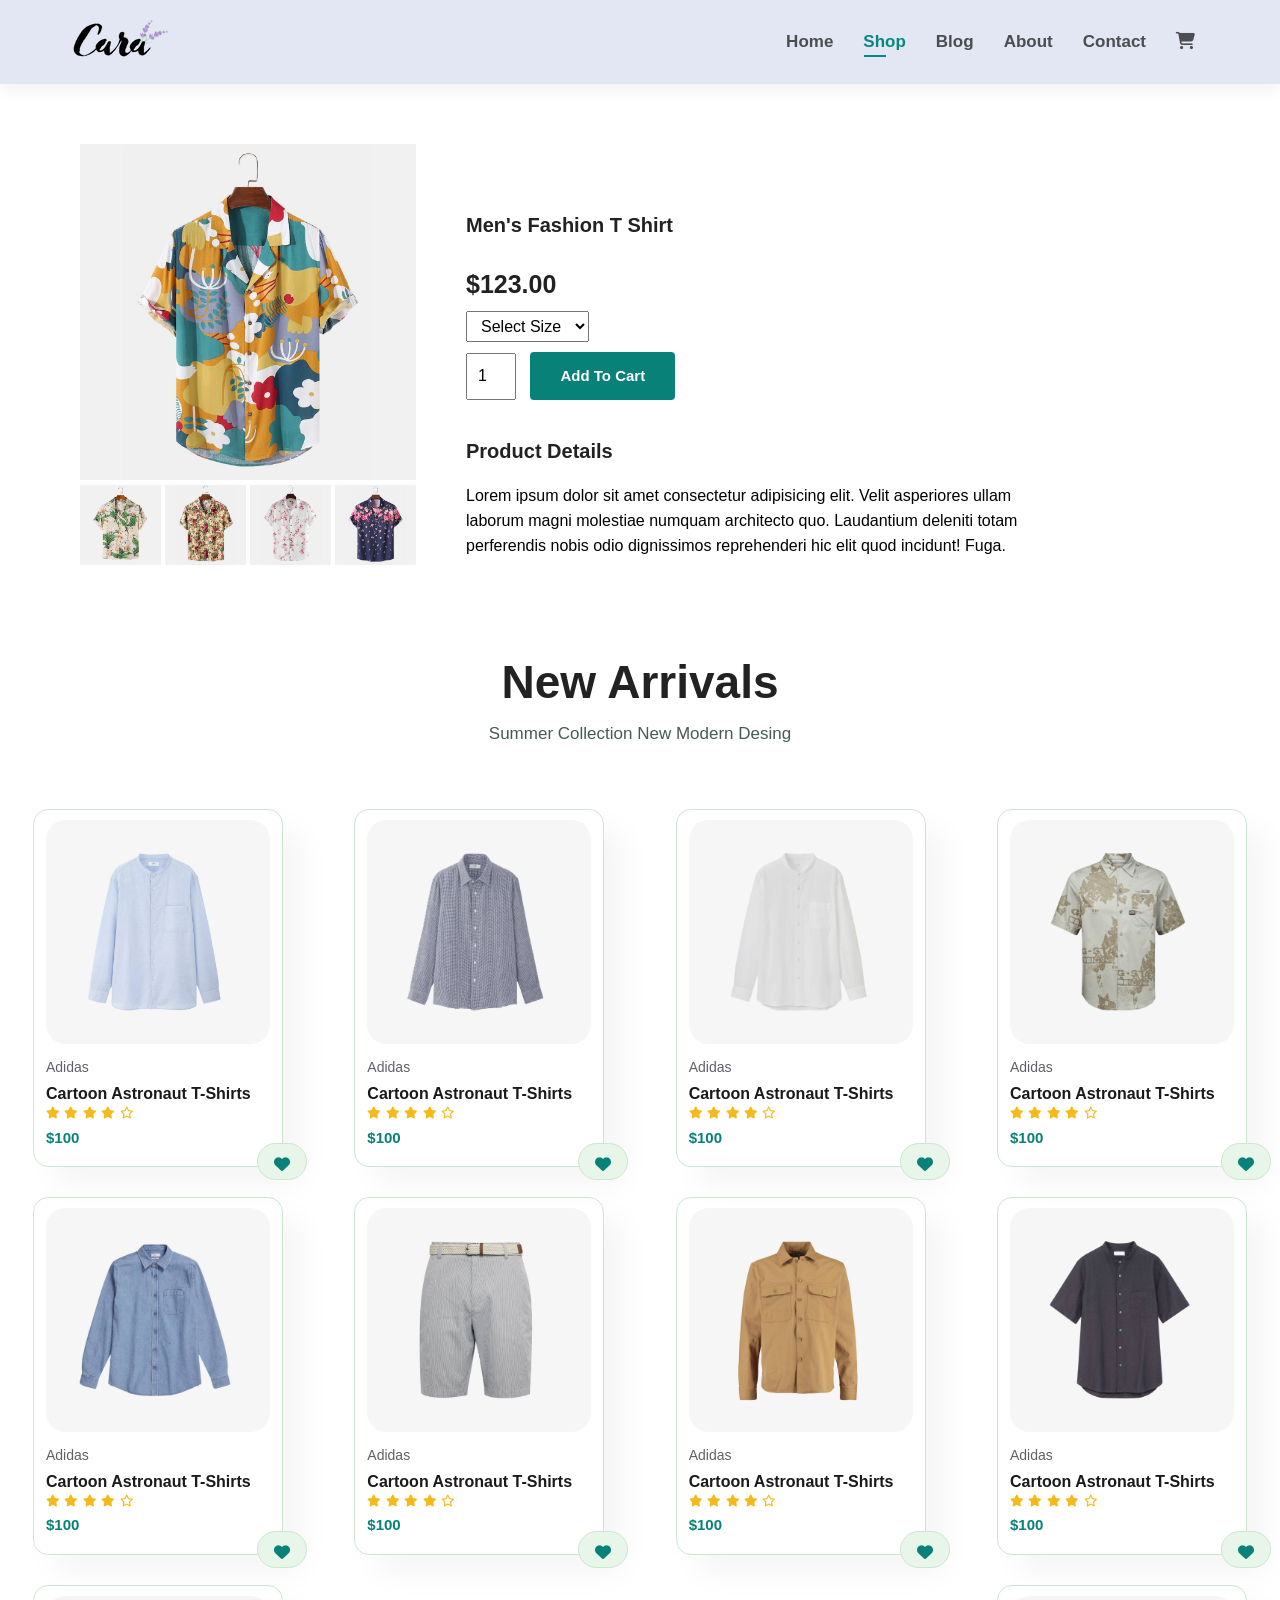
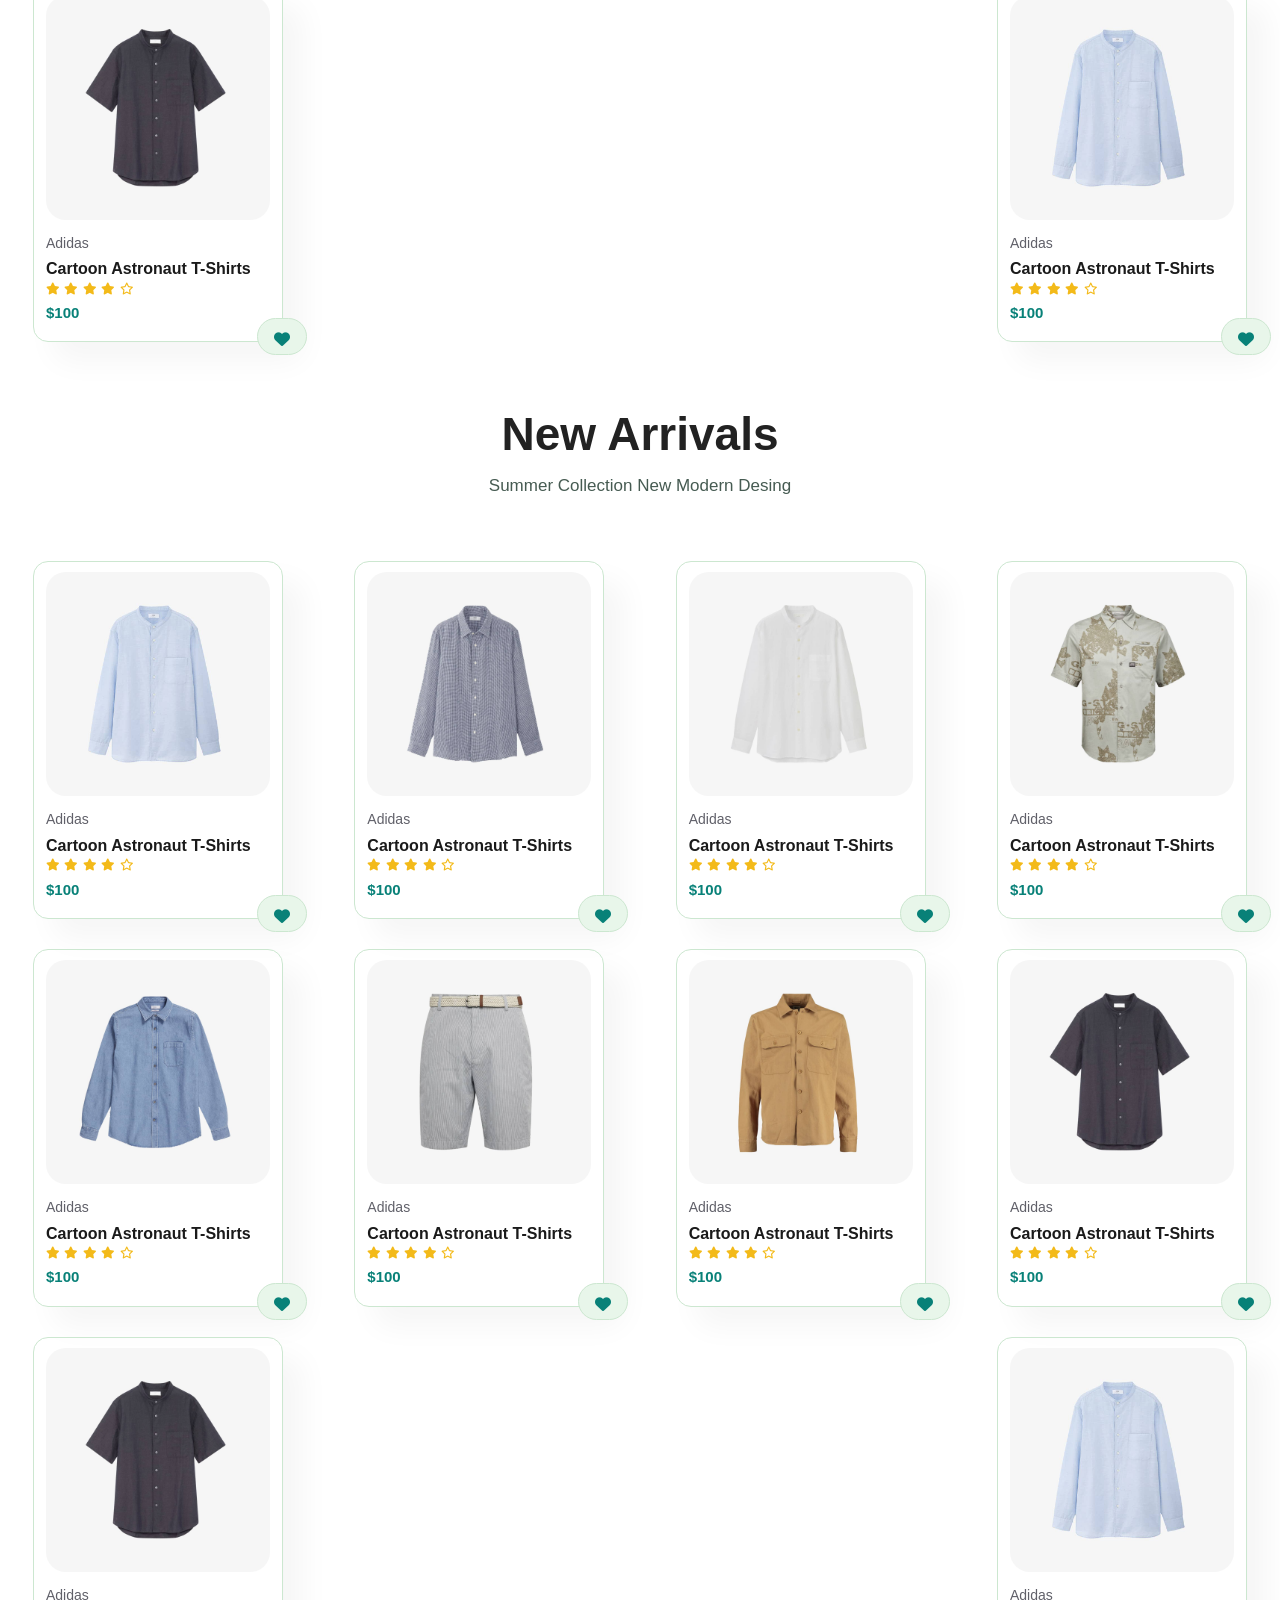
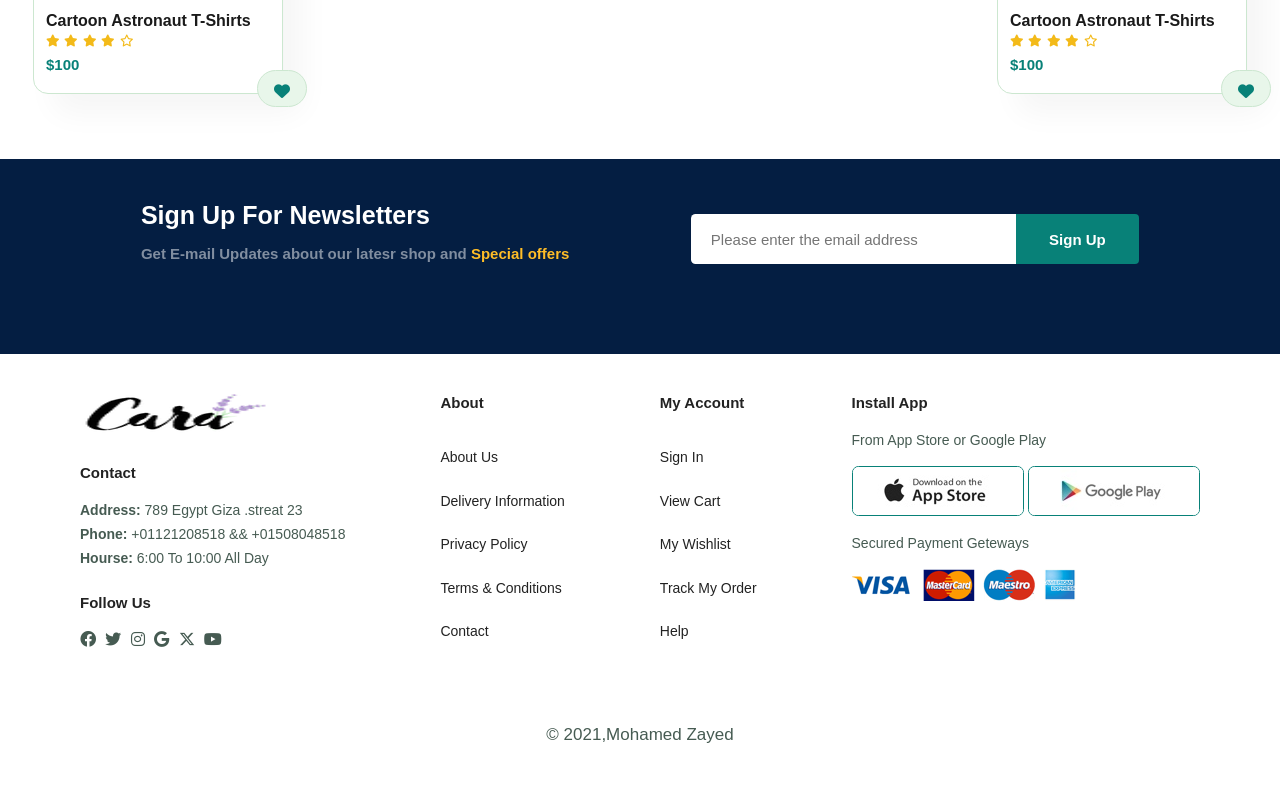
<file: elementsproduct.html>
<!DOCTYPE html>
<html lang="en">
<head>
    <meta charset="UTF-8">
    <meta name="viewport" content="width=device-width, initial-scale=1.0">
    <title>DashBoard</title>
    <!-- the style main css -->
    <link rel="stylesheet" href="css/style.css">
    <!-- Render All Elements Normally -->
    <link rel="stylesheet" href="css/normalize.css">
    <!-- Font Awasome -->
    <link rel="stylesheet" href="css/all.min.css">
    <!-- Google fonts -->
    <link rel="preconnect" href="https://fonts.googleapis.com">
    <link rel="preconnect" href="https://fonts.gstatic.com" crossorigin>
    <link href="https://fonts.googleapis.com/css2?family=Work+Sans:ital,wght@0,200;0,400;1,600;1,700;1,800&display=swap" 
    rel="stylesheet">
    <!-- end the font -->
    <link rel="stylesheet" href="css/elproducts.css">
    <!-- end -->

</head>
<body>
    
    <section class="header">
        <a href="#"><img src="/images/logo.png" class="logo"></a>
        <div>
            <ul class="navbar">
                <li ><a href="index.html" >Home</a></li>
                <li><a href="shop.html" class="active_home">Shop</a></li>
                <li><a href="#">Blog</a></li>
                <li><a href="#">About</a></li>
                <li><a href="#">Contact</a></li>
                <li><a href="#"><i class="fa-solid fa-cart-shopping"></i></a>
                </li>

            </ul>
        </div>
        <div class="small">
            <a href="#"><i class="fa-solid fa-cart-shopping"></i></a>
            <i id="bar" class="fas fa-outdent"></i>
        </div>
    </section>

    <!-- the start -->

    <section class="element" id="s-c1">
        <div class="img-product">
            <div class="img-bag">
                <img src="/images/products/f1.jpg" width="100%" alt="" id="main">
            </div>
            <div class="img-s">
                <div class="small">
                    <img src="/images/products/f2.jpg" width="100%" id="small-0" alt="">
                </div>
                <div class="small">
                    <img src="/images/products/f3.jpg" width="100%" id="small-0" alt="">
                </div>
                <div class="small">
                    <img src="/images/products/f4.jpg" width="100%" id="small-0" alt="">
                </div>
                <div class="small">
                    <img src="/images/products/f5.jpg" width="100%" id="small-0" alt="">
                </div>
            </div>
        </div>
        <div class="prop-product">
            <h4>Men's Fashion T Shirt</h4>
            <h2>$123.00</h2>
                <select>
                    <option value="0">Select Size</option>
                    <option value="1">M</option>
                    <option value="2">L</option>
                    <option value="3">XL</option>
                    <option value="4">XXL</option>
                    <option value="5">XXXL</option>
                </select>
                <input type="number" value="1">
                <button  class="bexplore " id="add">Add To Cart</button>
                <h4>Product Details</h4>
                <span>
                    Lorem ipsum dolor sit amet consectetur adipisicing
                    elit. Velit asperiores ullam laborum magni molestiae
                    numquam architecto quo. Laudantium deleniti totam
                    perferendis nobis odio dignissimos reprehenderi hic
                    elit quod incidunt! Fuga.
                </span>
        </div>
    </section>

    <!-- start shopping 2 -->
    <section class="product1">
        <h2>New Arrivals</h2>
        <p>Summer Collection New Modern Desing</p>
        <div class="product-1">
            <div class="products">
                <img src="/images/products/n1.jpg" alt="">
                <div class="title1">
                    <span>Adidas</span>
                    <h5>Cartoon Astronaut T-Shirts</h5>
                    <div class="star">
                        <i class="fa-solid fa-star"></i>
                        <i class="fa-solid fa-star"></i>
                        <i class="fa-solid fa-star"></i>
                        <i class="fa-solid fa-star"></i>
                        <i class="fa-regular fa-star"></i>
                    </div>
                    <h4>$100</h4>
                </div>
                <a href="#" class="sh-p1"><i class="fa-solid fa-heart" id="shopping-p"></i></a>
            </div>
            <div class="products">
                <img src="/images/products/n2.jpg" alt="">
                <div class="title1">
                    <span>Adidas</span>
                    <h5>Cartoon Astronaut T-Shirts</h5>
                    <div class="star">
                        <i class="fa-solid fa-star"></i>
                        <i class="fa-solid fa-star"></i>
                        <i class="fa-solid fa-star"></i>
                        <i class="fa-solid fa-star"></i>
                        <i class="fa-regular fa-star"></i>
                    </div>
                    <h4>$100</h4>
                </div>
                <a href="#" class="sh-p1"><i class="fa-solid fa-heart" id="shopping-p"></i></a>
            </div>
            <div class="products">
                <img src="/images/products/n3.jpg" alt="">
                <div class="title1">
                    <span>Adidas</span>
                    <h5>Cartoon Astronaut T-Shirts</h5>
                    <div class="star">
                        <i class="fa-solid fa-star"></i>
                        <i class="fa-solid fa-star"></i>
                        <i class="fa-solid fa-star"></i>
                        <i class="fa-solid fa-star"></i>
                        <i class="fa-regular fa-star"></i>
                    </div>
                    <h4>$100</h4>
                </div>
                <a href="#" class="sh-p1"><i class="fa-solid fa-heart" id="shopping-p"></i></a>
            </div>
            <div class="products">
                <img src="/images/products/n4.jpg" alt="">
                <div class="title1">
                    <span>Adidas</span>
                    <h5>Cartoon Astronaut T-Shirts</h5>
                    <div class="star">
                        <i class="fa-solid fa-star"></i>
                        <i class="fa-solid fa-star"></i>
                        <i class="fa-solid fa-star"></i>
                        <i class="fa-solid fa-star"></i>
                        <i class="fa-regular fa-star"></i>
                    </div>
                    <h4>$100</h4>
                </div>
                <a href="#" class="sh-p1"><i class="fa-solid fa-heart" id="shopping-p"></i></a>
            </div>
            <div class="products">
                <img src="/images/products/n5.jpg" alt="">
                <div class="title1">
                    <span>Adidas</span>
                    <h5>Cartoon Astronaut T-Shirts</h5>
                    <div class="star">
                        <i class="fa-solid fa-star"></i>
                        <i class="fa-solid fa-star"></i>
                        <i class="fa-solid fa-star"></i>
                        <i class="fa-solid fa-star"></i>
                        <i class="fa-regular fa-star"></i>
                    </div>
                    <h4>$100</h4>
                </div>
                <a href="#" class="sh-p1"><i class="fa-solid fa-heart" id="shopping-p"></i></a>
            </div>
            <div class="products">
                <img src="/images/products/n6.jpg" alt="">
                <div class="title1">
                    <span>Adidas</span>
                    <h5>Cartoon Astronaut T-Shirts</h5>
                    <div class="star">
                        <i class="fa-solid fa-star"></i>
                        <i class="fa-solid fa-star"></i>
                        <i class="fa-solid fa-star"></i>
                        <i class="fa-solid fa-star"></i>
                        <i class="fa-regular fa-star"></i>
                    </div>
                    <h4>$100</h4>
                </div>
                <a href="#" class="sh-p1"><i class="fa-solid fa-heart" id="shopping-p"></i></a>
            </div>
            <div class="products">
                <img src="/images/products/n7.jpg" alt="">
                <div class="title1">
                    <span>Adidas</span>
                    <h5>Cartoon Astronaut T-Shirts</h5>
                    <div class="star">
                        <i class="fa-solid fa-star"></i>
                        <i class="fa-solid fa-star"></i>
                        <i class="fa-solid fa-star"></i>
                        <i class="fa-solid fa-star"></i>
                        <i class="fa-regular fa-star"></i>
                    </div>
                    <h4>$100</h4>
                </div>
                <a href="#" class="sh-p1"><i class="fa-solid fa-heart" id="shopping-p"></i></a>
            </div>
            <div class="products">
                <img src="/images/products/n8.jpg" alt="">
                <div class="title1">
                    <span>Adidas</span>
                    <h5>Cartoon Astronaut T-Shirts</h5>
                    <div class="star">
                        <i class="fa-solid fa-star"></i>
                        <i class="fa-solid fa-star"></i>
                        <i class="fa-solid fa-star"></i>
                        <i class="fa-solid fa-star"></i>
                        <i class="fa-regular fa-star"></i>
                    </div>
                    <h4>$100</h4>
                </div>
                <a href="#" class="sh-p1"><i class="fa-solid fa-heart" id="shopping-p"></i></a>
            </div>
            <div class="products">
                <img src="/images/products/n8.jpg" alt="">
                <div class="title1">
                    <span>Adidas</span>
                    <h5>Cartoon Astronaut T-Shirts</h5>
                    <div class="star">
                        <i class="fa-solid fa-star"></i>
                        <i class="fa-solid fa-star"></i>
                        <i class="fa-solid fa-star"></i>
                        <i class="fa-solid fa-star"></i>
                        <i class="fa-regular fa-star"></i>
                    </div>
                    <h4>$100</h4>
                </div>
                <a href="#" class="sh-p1"><i class="fa-solid fa-heart" id="shopping-p"></i></a>
            </div>
            <div class="products">
                <img src="/images/products/n1.jpg" alt="">
                <div class="title1">
                    <span>Adidas</span>
                    <h5>Cartoon Astronaut T-Shirts</h5>
                    <div class="star">
                        <i class="fa-solid fa-star"></i>
                        <i class="fa-solid fa-star"></i>
                        <i class="fa-solid fa-star"></i>
                        <i class="fa-solid fa-star"></i>
                        <i class="fa-regular fa-star"></i>
                    </div>
                    <h4>$100</h4>
                </div>
                <a href="#" class="sh-p1"><i class="fa-solid fa-heart" id="shopping-p"></i></a>
            </div>
            
        </div> 
        
    </section>
    <!-- end the shopping -->

    <!-- start shopping 2 -->
    <section class="product1">
        <h2>New Arrivals</h2>
        <p>Summer Collection New Modern Desing</p>
        <div class="product-1">
            <div class="products">
                <img src="/images/products/n1.jpg" alt="">
                <div class="title1">
                    <span>Adidas</span>
                    <h5>Cartoon Astronaut T-Shirts</h5>
                    <div class="star">
                        <i class="fa-solid fa-star"></i>
                        <i class="fa-solid fa-star"></i>
                        <i class="fa-solid fa-star"></i>
                        <i class="fa-solid fa-star"></i>
                        <i class="fa-regular fa-star"></i>
                    </div>
                    <h4>$100</h4>
                </div>
                <a href="#" class="sh-p1"><i class="fa-solid fa-heart" id="shopping-p"></i></a>
            </div>
            <div class="products">
                <img src="/images/products/n2.jpg" alt="">
                <div class="title1">
                    <span>Adidas</span>
                    <h5>Cartoon Astronaut T-Shirts</h5>
                    <div class="star">
                        <i class="fa-solid fa-star"></i>
                        <i class="fa-solid fa-star"></i>
                        <i class="fa-solid fa-star"></i>
                        <i class="fa-solid fa-star"></i>
                        <i class="fa-regular fa-star"></i>
                    </div>
                    <h4>$100</h4>
                </div>
                <a href="#" class="sh-p1"><i class="fa-solid fa-heart" id="shopping-p"></i></a>
            </div>
            <div class="products">
                <img src="/images/products/n3.jpg" alt="">
                <div class="title1">
                    <span>Adidas</span>
                    <h5>Cartoon Astronaut T-Shirts</h5>
                    <div class="star">
                        <i class="fa-solid fa-star"></i>
                        <i class="fa-solid fa-star"></i>
                        <i class="fa-solid fa-star"></i>
                        <i class="fa-solid fa-star"></i>
                        <i class="fa-regular fa-star"></i>
                    </div>
                    <h4>$100</h4>
                </div>
                <a href="#" class="sh-p1"><i class="fa-solid fa-heart" id="shopping-p"></i></a>
            </div>
            <div class="products">
                <img src="/images/products/n4.jpg" alt="">
                <div class="title1">
                    <span>Adidas</span>
                    <h5>Cartoon Astronaut T-Shirts</h5>
                    <div class="star">
                        <i class="fa-solid fa-star"></i>
                        <i class="fa-solid fa-star"></i>
                        <i class="fa-solid fa-star"></i>
                        <i class="fa-solid fa-star"></i>
                        <i class="fa-regular fa-star"></i>
                    </div>
                    <h4>$100</h4>
                </div>
                <a href="#" class="sh-p1"><i class="fa-solid fa-heart" id="shopping-p"></i></a>
            </div>
            <div class="products">
                <img src="/images/products/n5.jpg" alt="">
                <div class="title1">
                    <span>Adidas</span>
                    <h5>Cartoon Astronaut T-Shirts</h5>
                    <div class="star">
                        <i class="fa-solid fa-star"></i>
                        <i class="fa-solid fa-star"></i>
                        <i class="fa-solid fa-star"></i>
                        <i class="fa-solid fa-star"></i>
                        <i class="fa-regular fa-star"></i>
                    </div>
                    <h4>$100</h4>
                </div>
                <a href="#" class="sh-p1"><i class="fa-solid fa-heart" id="shopping-p"></i></a>
            </div>
            <div class="products">
                <img src="/images/products/n6.jpg" alt="">
                <div class="title1">
                    <span>Adidas</span>
                    <h5>Cartoon Astronaut T-Shirts</h5>
                    <div class="star">
                        <i class="fa-solid fa-star"></i>
                        <i class="fa-solid fa-star"></i>
                        <i class="fa-solid fa-star"></i>
                        <i class="fa-solid fa-star"></i>
                        <i class="fa-regular fa-star"></i>
                    </div>
                    <h4>$100</h4>
                </div>
                <a href="#" class="sh-p1"><i class="fa-solid fa-heart" id="shopping-p"></i></a>
            </div>
            <div class="products">
                <img src="/images/products/n7.jpg" alt="">
                <div class="title1">
                    <span>Adidas</span>
                    <h5>Cartoon Astronaut T-Shirts</h5>
                    <div class="star">
                        <i class="fa-solid fa-star"></i>
                        <i class="fa-solid fa-star"></i>
                        <i class="fa-solid fa-star"></i>
                        <i class="fa-solid fa-star"></i>
                        <i class="fa-regular fa-star"></i>
                    </div>
                    <h4>$100</h4>
                </div>
                <a href="#" class="sh-p1"><i class="fa-solid fa-heart" id="shopping-p"></i></a>
            </div>
            <div class="products">
                <img src="/images/products/n8.jpg" alt="">
                <div class="title1">
                    <span>Adidas</span>
                    <h5>Cartoon Astronaut T-Shirts</h5>
                    <div class="star">
                        <i class="fa-solid fa-star"></i>
                        <i class="fa-solid fa-star"></i>
                        <i class="fa-solid fa-star"></i>
                        <i class="fa-solid fa-star"></i>
                        <i class="fa-regular fa-star"></i>
                    </div>
                    <h4>$100</h4>
                </div>
                <a href="#" class="sh-p1"><i class="fa-solid fa-heart" id="shopping-p"></i></a>
            </div>
            <div class="products">
                <img src="/images/products/n8.jpg" alt="">
                <div class="title1">
                    <span>Adidas</span>
                    <h5>Cartoon Astronaut T-Shirts</h5>
                    <div class="star">
                        <i class="fa-solid fa-star"></i>
                        <i class="fa-solid fa-star"></i>
                        <i class="fa-solid fa-star"></i>
                        <i class="fa-solid fa-star"></i>
                        <i class="fa-regular fa-star"></i>
                    </div>
                    <h4>$100</h4>
                </div>
                <a href="#" class="sh-p1"><i class="fa-solid fa-heart" id="shopping-p"></i></a>
            </div>
            <div class="products">
                <img src="/images/products/n1.jpg" alt="">
                <div class="title1">
                    <span>Adidas</span>
                    <h5>Cartoon Astronaut T-Shirts</h5>
                    <div class="star">
                        <i class="fa-solid fa-star"></i>
                        <i class="fa-solid fa-star"></i>
                        <i class="fa-solid fa-star"></i>
                        <i class="fa-solid fa-star"></i>
                        <i class="fa-regular fa-star"></i>
                    </div>
                    <h4>$100</h4>
                </div>
                <a href="#" class="sh-p1"><i class="fa-solid fa-heart" id="shopping-p"></i></a>
            </div>
            
        </div> 
        
    </section>
    <!-- end the shopping -->


    <!-- the end -->
    <section class="next-form" id="s-c1">
        <div class="next1">
            <h4>Sign Up For Newsletters</h4>
            <p>Get E-mail Updates about our latesr shop and <span>Special offers</span></p>
        </div>
        <div class="form">
            <input type="text" placeholder="Please enter the email address">
            <button class="bexplore">Sign Up</button>
        </div>
    </section>
    <!-- end -->

    <!-- start footer -->
    <footer  id="s-c1">
        <div class="col1">
            <img class="logo" src="/images/logo.png"alt="" >
            <h4>Contact</h4>
            <p><strong>Address: </strong>789 Egypt Giza .streat 23</p>
            <p><strong>Phone: </strong> +01121208518 && +01508048518</p>
            <p><strong>Hourse: </strong> 6:00 To 10:00 All Day</p>
            <div class="social">
                <h4>Follow Us</h4>
                <div class="icon-social">
                    <i class="fa-brands fa-facebook"></i>
                    <i class="fa-brands fa-twitter"></i>
                    <i class="fa-brands fa-instagram"></i>
                    <i class="fa-brands fa-google"></i>
                    <i class="fa-brands fa-x-twitter"></i>
                    <i class="fa-brands fa-youtube"></i>
                </div>
            </div>
        </div>
        <div class="col1">
            <h4>About </h4>
            <a href="#">About Us</a>
            <a href="#">Delivery Information</a>
            <a href="#">Privacy Policy</a>
            <a href="#">Terms & Conditions</a>
            <a href="#">Contact</a>
        </div>
        <div class="col1">
            <h4>My Account</h4>
            <a href="#">Sign In</a>
            <a href="#">View Cart</a>
            <a href="#">My Wishlist</a>
            <a href="#">Track My Order</a>
            <a href="#">Help</a>
        </div>

        <di class="col install">
            <h4>Install App</h4>
            <p>From App Store or Google Play</p>
            <div class="row">
                <img src="/images/pay/app.jpg" alt="">
                <img src="/images/pay/play.jpg" alt="">
            </div>
            <p>Secured Payment Geteways</p>
            <img src="/images/pay/pay.png" alt="">
        </di>
        
    </footer>
    <div class="copy" id="s-c1">
        <p>&copy; 2021,Mohamed Zayed</p>
    </div>

    
    
    <script src="script.js"></script>
</body>
</html>
</file>
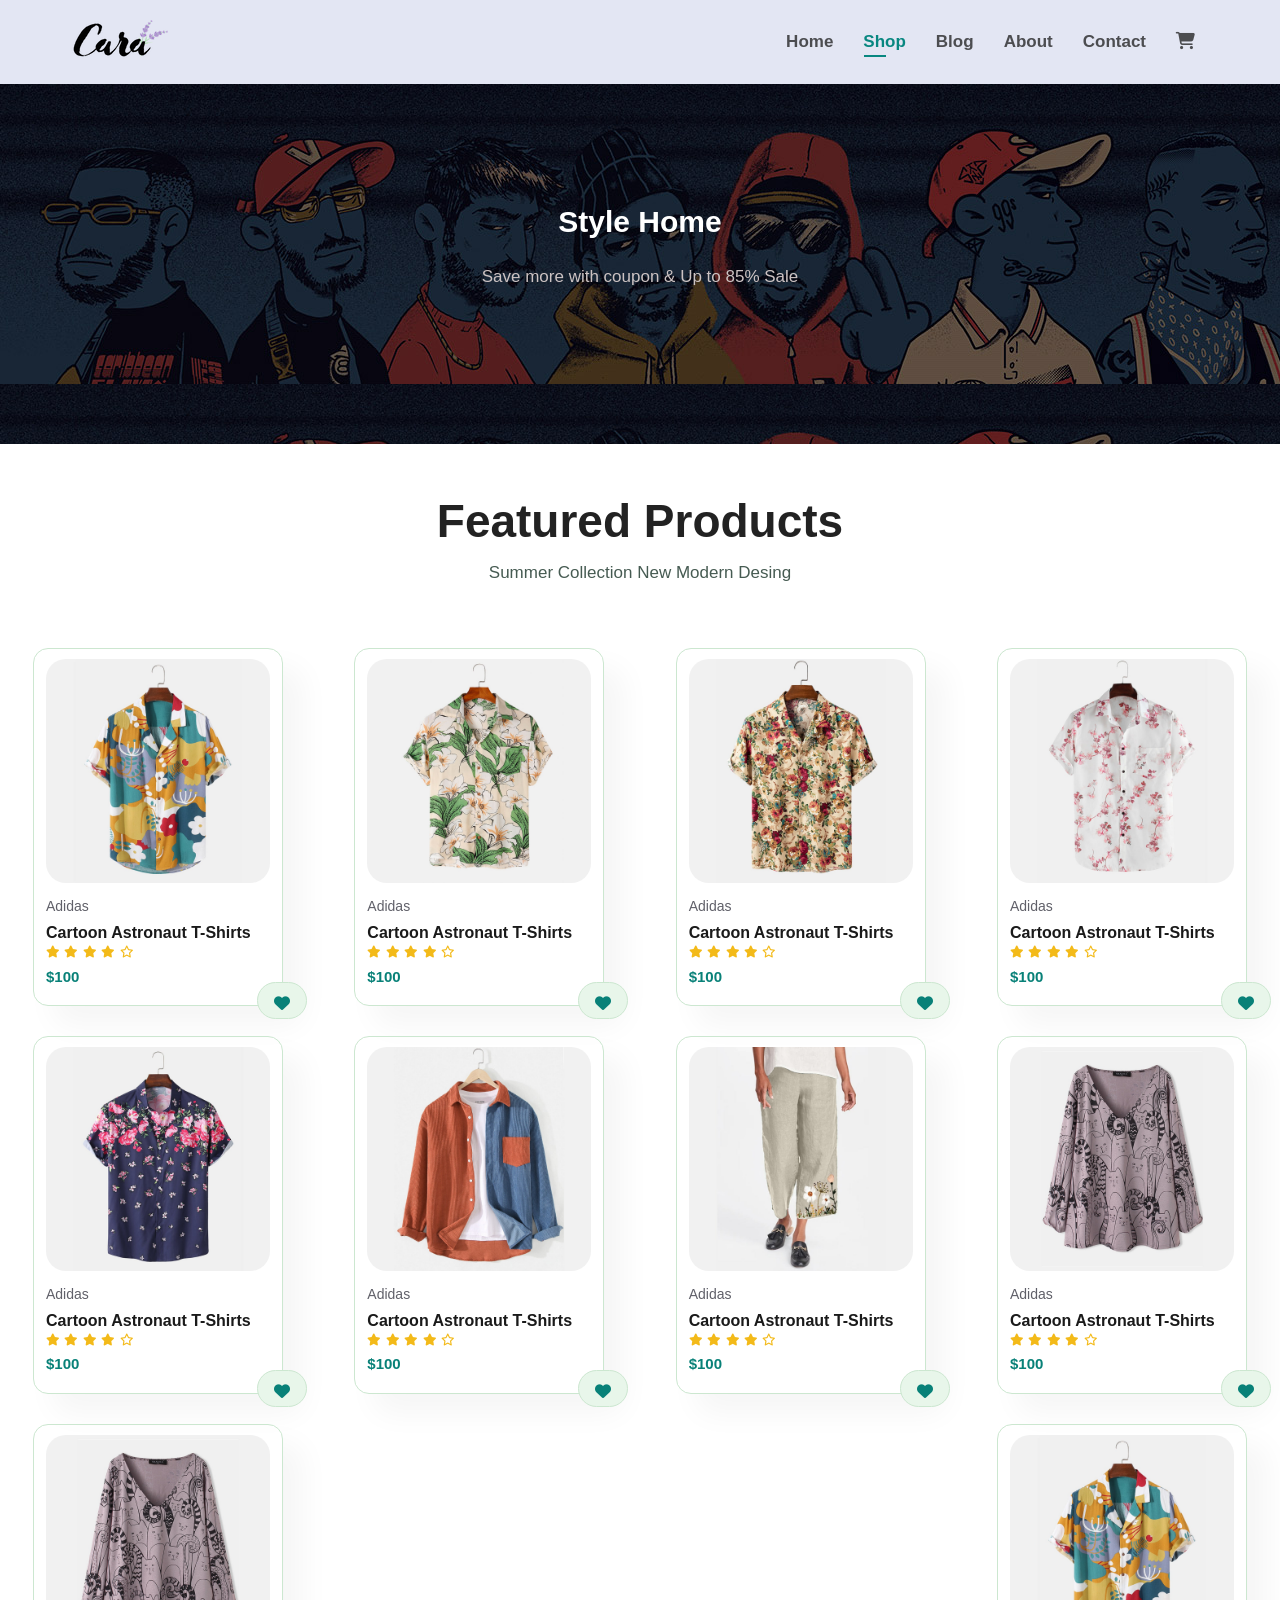
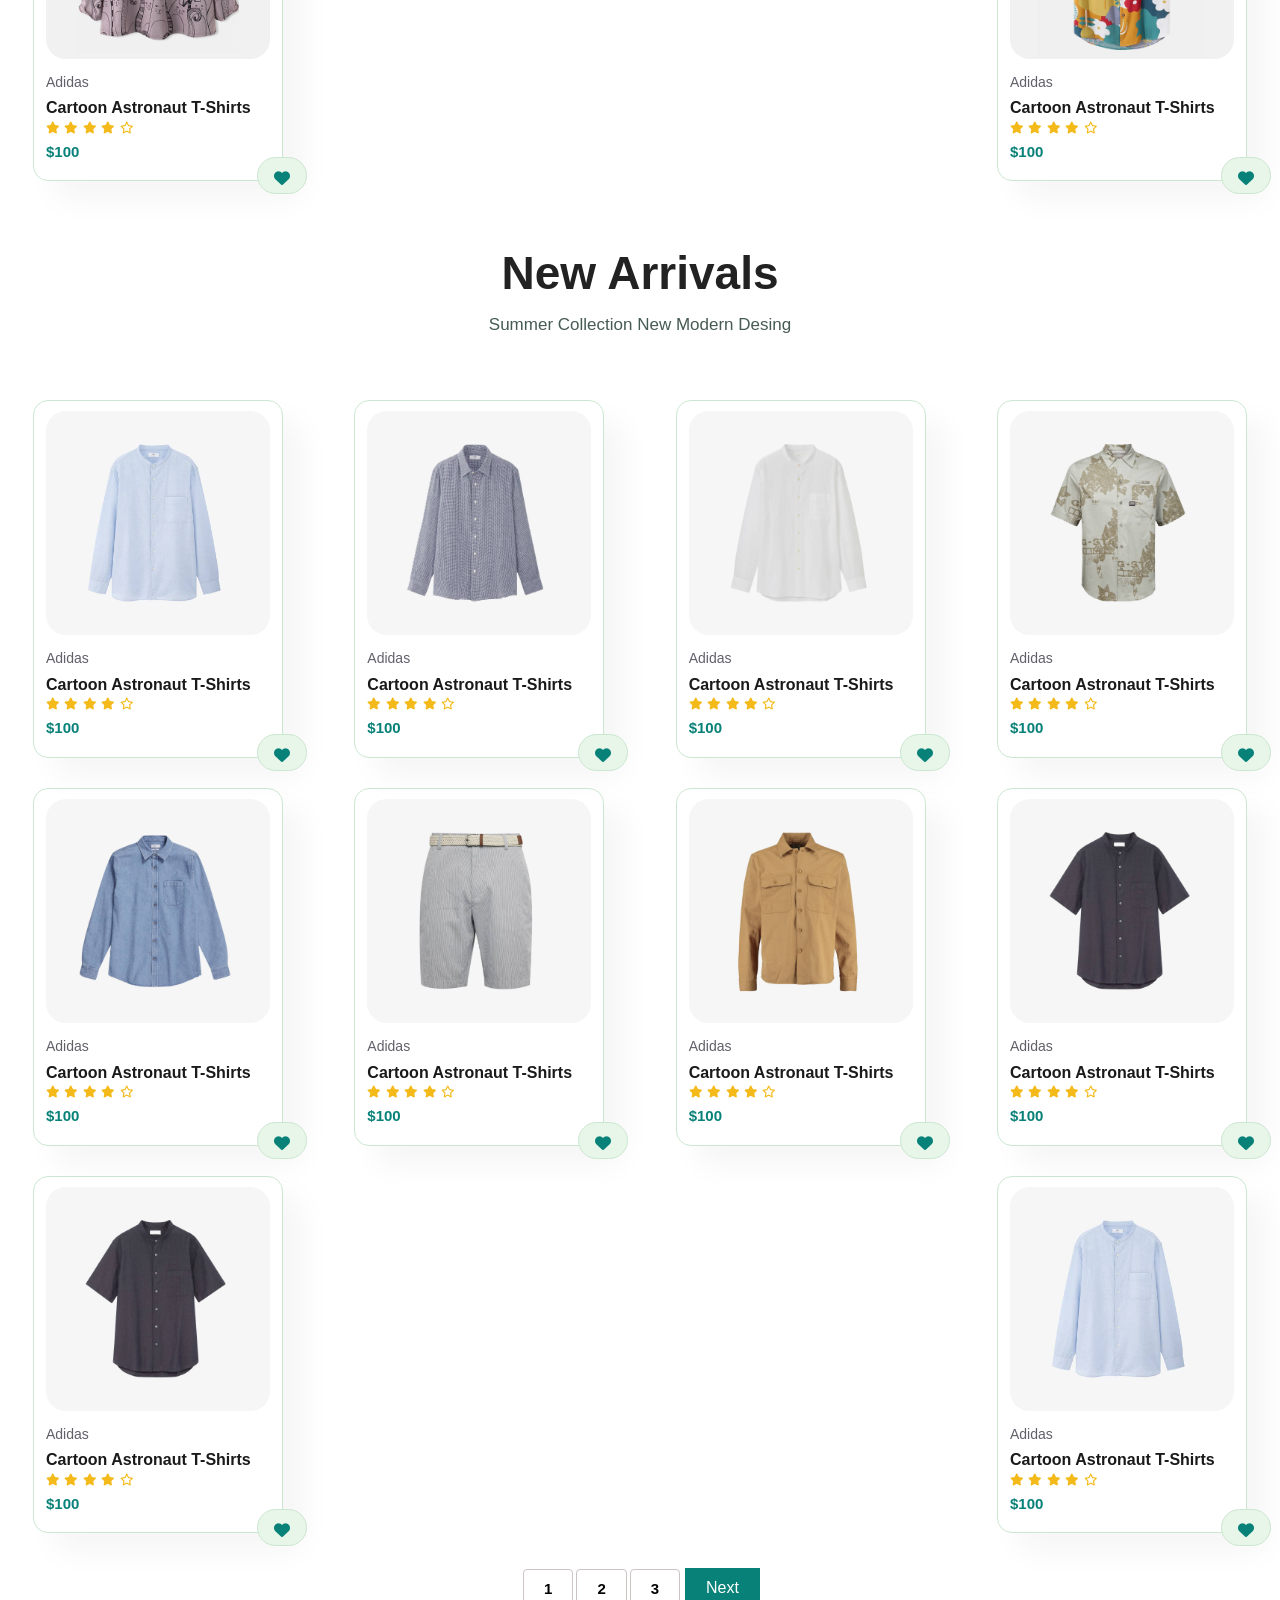
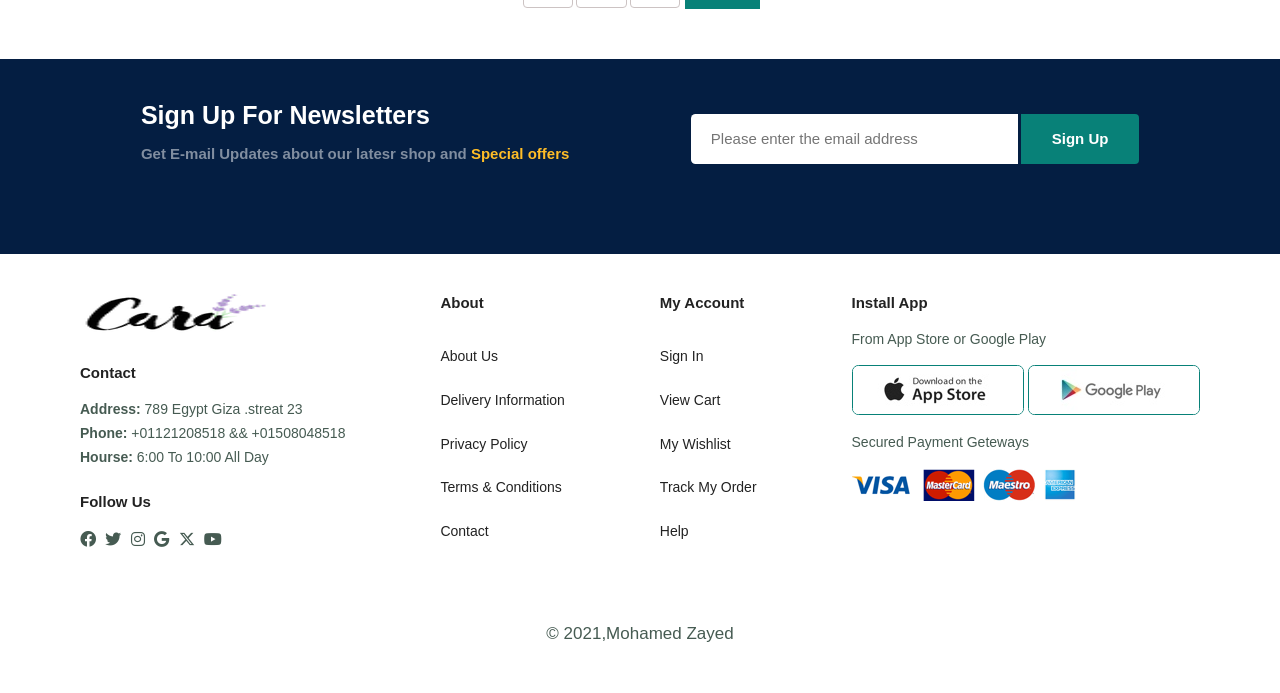
<file: shop.html>
<!DOCTYPE html>
<html lang="en">
<head>
    <meta charset="UTF-8">
    <meta name="viewport" content="width=device-width, initial-scale=1.0">
    <title>DashBoard</title>
    <!-- the style main css -->
    <link rel="stylesheet" href="css/style.css">
    <!-- Render All Elements Normally -->
    <link rel="stylesheet" href="css/normalize.css">
    <!-- Font Awasome -->
    <link rel="stylesheet" href="css/all.min.css">
    <!-- Google fonts -->
    <link rel="preconnect" href="https://fonts.googleapis.com">
    <link rel="preconnect" href="https://fonts.gstatic.com" crossorigin>
    <link href="https://fonts.googleapis.com/css2?family=Work+Sans:ital,wght@0,200;0,400;1,600;1,700;1,800&display=swap" 
    rel="stylesheet">
    <!-- end the font -->
    <link rel="stylesheet" href="css/shop.css">
    <link rel="icon" type="image/x-icon" href="/images/logo.png">


</head>
<body>
    
    <section class="header">
        <a href="#"><img src="/images/logo.png" class="logo"></a>
        <div>
            <ul class="navbar">
                <li ><a href="index.html" >Home</a></li>
                <li><a href="shop.html" class="active_home">Shop</a></li>
                <li><a href="#">Blog</a></li>
                <li><a href="#">About</a></li>
                <li><a href="#">Contact</a></li>
                <li><a href="#"><i class="fa-solid fa-cart-shopping"></i></a>
                </li>

            </ul>
        </div>
        <div class="small">
            <a href="#"><i class="fa-solid fa-cart-shopping"></i></a>
            <i id="bar" class="fas fa-outdent"></i>
        </div>
    </section>
    <section class="page2">
        <h4>Style Home</h4>
        <p>Save more with coupon & Up to 85% Sale</p>
    </section>

    <!-- Start section 3 -->
    <!-- section 4 -->
    <section class="product1">
        <h2>Featured Products</h2>
        <p>Summer Collection New Modern Desing</p>
        <div class="product-1">
            <div class="products">
                <img src="/images/products/f1.jpg" alt="">
                <div class="title1">
                    <span>Adidas</span>
                    <h5>Cartoon Astronaut T-Shirts</h5>
                    <div class="star">
                        <i class="fa-solid fa-star"></i>
                        <i class="fa-solid fa-star"></i>
                        <i class="fa-solid fa-star"></i>
                        <i class="fa-solid fa-star"></i>
                        <i class="fa-regular fa-star"></i>
                    </div>
                    <h4>$100</h4>
                </div>
                <a href="#" class="sh-p1"><i class="fa-solid fa-heart" id="shopping-p"></i></a>
            </div>
            <div class="products">
                <img src="/images/products/f2.jpg" alt="">
                <div class="title1">
                    <span>Adidas</span>
                    <h5>Cartoon Astronaut T-Shirts</h5>
                    <div class="star">
                        <i class="fa-solid fa-star"></i>
                        <i class="fa-solid fa-star"></i>
                        <i class="fa-solid fa-star"></i>
                        <i class="fa-solid fa-star"></i>
                        <i class="fa-regular fa-star"></i>
                    </div>
                    <h4>$100</h4>
                </div>
                <a href="#" class="sh-p1"><i class="fa-solid fa-heart" id="shopping-p"></i></a>
            </div>
            <div class="products">
                <img src="/images/products/f3.jpg" alt="">
                <div class="title1">
                    <span>Adidas</span>
                    <h5>Cartoon Astronaut T-Shirts</h5>
                    <div class="star">
                        <i class="fa-solid fa-star"></i>
                        <i class="fa-solid fa-star"></i>
                        <i class="fa-solid fa-star"></i>
                        <i class="fa-solid fa-star"></i>
                        <i class="fa-regular fa-star"></i>
                    </div>
                    <h4>$100</h4>
                </div>
                <a href="#" class="sh-p1"><i class="fa-solid fa-heart" id="shopping-p"></i></a>
            </div>
            <div class="products">
                <img src="/images/products/f4.jpg" alt="">
                <div class="title1">
                    <span>Adidas</span>
                    <h5>Cartoon Astronaut T-Shirts</h5>
                    <div class="star">
                        <i class="fa-solid fa-star"></i>
                        <i class="fa-solid fa-star"></i>
                        <i class="fa-solid fa-star"></i>
                        <i class="fa-solid fa-star"></i>
                        <i class="fa-regular fa-star"></i>
                    </div>
                    <h4>$100</h4>
                </div>
                <a href="#" class="sh-p1"><i class="fa-solid fa-heart" id="shopping-p"></i></a>
            </div>
            <div class="products">
                <img src="/images/products/f5.jpg" alt="">
                <div class="title1">
                    <span>Adidas</span>
                    <h5>Cartoon Astronaut T-Shirts</h5>
                    <div class="star">
                        <i class="fa-solid fa-star"></i>
                        <i class="fa-solid fa-star"></i>
                        <i class="fa-solid fa-star"></i>
                        <i class="fa-solid fa-star"></i>
                        <i class="fa-regular fa-star"></i>
                    </div>
                    <h4>$100</h4>
                </div>
                <a href="#" class="sh-p1"><i class="fa-solid fa-heart" id="shopping-p"></i></a>
            </div>
            <div class="products">
                <img src="/images/products/f6.jpg" alt="">
                <div class="title1">
                    <span>Adidas</span>
                    <h5>Cartoon Astronaut T-Shirts</h5>
                    <div class="star">
                        <i class="fa-solid fa-star"></i>
                        <i class="fa-solid fa-star"></i>
                        <i class="fa-solid fa-star"></i>
                        <i class="fa-solid fa-star"></i>
                        <i class="fa-regular fa-star"></i>
                    </div>
                    <h4>$100</h4>
                </div>
                <a href="#" class="sh-p1"><i class="fa-solid fa-heart" id="shopping-p"></i></a>
            </div>
            <div class="products">
                <img src="/images/products/f7.jpg" alt="">
                <div class="title1">
                    <span>Adidas</span>
                    <h5>Cartoon Astronaut T-Shirts</h5>
                    <div class="star">
                        <i class="fa-solid fa-star"></i>
                        <i class="fa-solid fa-star"></i>
                        <i class="fa-solid fa-star"></i>
                        <i class="fa-solid fa-star"></i>
                        <i class="fa-regular fa-star"></i>
                    </div>
                    <h4>$100</h4>
                </div>
                <a href="#" class="sh-p1"><i class="fa-solid fa-heart" id="shopping-p"></i></a>
            </div>
            <div class="products">
                <img src="/images/products/f8.jpg" alt="">
                <div class="title1">
                    <span>Adidas</span>
                    <h5>Cartoon Astronaut T-Shirts</h5>
                    <div class="star">
                        <i class="fa-solid fa-star"></i>
                        <i class="fa-solid fa-star"></i>
                        <i class="fa-solid fa-star"></i>
                        <i class="fa-solid fa-star"></i>
                        <i class="fa-regular fa-star"></i>
                    </div>
                    <h4>$100</h4>
                </div>
                <a href="#" class="sh-p1"><i class="fa-solid fa-heart" id="shopping-p"></i></a>
            </div>
            <div class="products">
                <img src="/images/products/f8.jpg" alt="">
                <div class="title1">
                    <span>Adidas</span>
                    <h5>Cartoon Astronaut T-Shirts</h5>
                    <div class="star">
                        <i class="fa-solid fa-star"></i>
                        <i class="fa-solid fa-star"></i>
                        <i class="fa-solid fa-star"></i>
                        <i class="fa-solid fa-star"></i>
                        <i class="fa-regular fa-star"></i>
                    </div>
                    <h4>$100</h4>
                </div>
                <a href="#" class="sh-p1"><i class="fa-solid fa-heart" id="shopping-p"></i></a>
            </div>
            <div class="products">
                <img src="/images/products/f1.jpg" alt="">
                <div class="title1">
                    <span>Adidas</span>
                    <h5>Cartoon Astronaut T-Shirts</h5>
                    <div class="star">
                        <i class="fa-solid fa-star"></i>
                        <i class="fa-solid fa-star"></i>
                        <i class="fa-solid fa-star"></i>
                        <i class="fa-solid fa-star"></i>
                        <i class="fa-regular fa-star"></i>
                    </div>
                    <h4>$100</h4>
                </div>
                <a href="#" class="sh-p1"><i class="fa-solid fa-heart" id="shopping-p"></i></a>
            </div>
            
        </div> 
        
    </section>
    <!-- end the shopping -->

    <!-- start banner 2 -->
    
    <!-- end the banner 2 -->
    <!-- start shopping 2 -->
    <section class="product1">
        <h2>New Arrivals</h2>
        <p>Summer Collection New Modern Desing</p>
        <div class="product-1">
            <div class="products">
                <img src="/images/products/n1.jpg" alt="">
                <div class="title1">
                    <span>Adidas</span>
                    <h5>Cartoon Astronaut T-Shirts</h5>
                    <div class="star">
                        <i class="fa-solid fa-star"></i>
                        <i class="fa-solid fa-star"></i>
                        <i class="fa-solid fa-star"></i>
                        <i class="fa-solid fa-star"></i>
                        <i class="fa-regular fa-star"></i>
                    </div>
                    <h4>$100</h4>
                </div>
                <a href="#" class="sh-p1"><i class="fa-solid fa-heart" id="shopping-p"></i></a>
            </div>
            <div class="products">
                <img src="/images/products/n2.jpg" alt="">
                <div class="title1">
                    <span>Adidas</span>
                    <h5>Cartoon Astronaut T-Shirts</h5>
                    <div class="star">
                        <i class="fa-solid fa-star"></i>
                        <i class="fa-solid fa-star"></i>
                        <i class="fa-solid fa-star"></i>
                        <i class="fa-solid fa-star"></i>
                        <i class="fa-regular fa-star"></i>
                    </div>
                    <h4>$100</h4>
                </div>
                <a href="#" class="sh-p1"><i class="fa-solid fa-heart" id="shopping-p"></i></a>
            </div>
            <div class="products">
                <img src="/images/products/n3.jpg" alt="">
                <div class="title1">
                    <span>Adidas</span>
                    <h5>Cartoon Astronaut T-Shirts</h5>
                    <div class="star">
                        <i class="fa-solid fa-star"></i>
                        <i class="fa-solid fa-star"></i>
                        <i class="fa-solid fa-star"></i>
                        <i class="fa-solid fa-star"></i>
                        <i class="fa-regular fa-star"></i>
                    </div>
                    <h4>$100</h4>
                </div>
                <a href="#" class="sh-p1"><i class="fa-solid fa-heart" id="shopping-p"></i></a>
            </div>
            <div class="products">
                <img src="/images/products/n4.jpg" alt="">
                <div class="title1">
                    <span>Adidas</span>
                    <h5>Cartoon Astronaut T-Shirts</h5>
                    <div class="star">
                        <i class="fa-solid fa-star"></i>
                        <i class="fa-solid fa-star"></i>
                        <i class="fa-solid fa-star"></i>
                        <i class="fa-solid fa-star"></i>
                        <i class="fa-regular fa-star"></i>
                    </div>
                    <h4>$100</h4>
                </div>
                <a href="#" class="sh-p1"><i class="fa-solid fa-heart" id="shopping-p"></i></a>
            </div>
            <div class="products">
                <img src="/images/products/n5.jpg" alt="">
                <div class="title1">
                    <span>Adidas</span>
                    <h5>Cartoon Astronaut T-Shirts</h5>
                    <div class="star">
                        <i class="fa-solid fa-star"></i>
                        <i class="fa-solid fa-star"></i>
                        <i class="fa-solid fa-star"></i>
                        <i class="fa-solid fa-star"></i>
                        <i class="fa-regular fa-star"></i>
                    </div>
                    <h4>$100</h4>
                </div>
                <a href="#" class="sh-p1"><i class="fa-solid fa-heart" id="shopping-p"></i></a>
            </div>
            <div class="products">
                <img src="/images/products/n6.jpg" alt="">
                <div class="title1">
                    <span>Adidas</span>
                    <h5>Cartoon Astronaut T-Shirts</h5>
                    <div class="star">
                        <i class="fa-solid fa-star"></i>
                        <i class="fa-solid fa-star"></i>
                        <i class="fa-solid fa-star"></i>
                        <i class="fa-solid fa-star"></i>
                        <i class="fa-regular fa-star"></i>
                    </div>
                    <h4>$100</h4>
                </div>
                <a href="#" class="sh-p1"><i class="fa-solid fa-heart" id="shopping-p"></i></a>
            </div>
            <div class="products">
                <img src="/images/products/n7.jpg" alt="">
                <div class="title1">
                    <span>Adidas</span>
                    <h5>Cartoon Astronaut T-Shirts</h5>
                    <div class="star">
                        <i class="fa-solid fa-star"></i>
                        <i class="fa-solid fa-star"></i>
                        <i class="fa-solid fa-star"></i>
                        <i class="fa-solid fa-star"></i>
                        <i class="fa-regular fa-star"></i>
                    </div>
                    <h4>$100</h4>
                </div>
                <a href="#" class="sh-p1"><i class="fa-solid fa-heart" id="shopping-p"></i></a>
            </div>
            <div class="products">
                <img src="/images/products/n8.jpg" alt="">
                <div class="title1">
                    <span>Adidas</span>
                    <h5>Cartoon Astronaut T-Shirts</h5>
                    <div class="star">
                        <i class="fa-solid fa-star"></i>
                        <i class="fa-solid fa-star"></i>
                        <i class="fa-solid fa-star"></i>
                        <i class="fa-solid fa-star"></i>
                        <i class="fa-regular fa-star"></i>
                    </div>
                    <h4>$100</h4>
                </div>
                <a href="#" class="sh-p1"><i class="fa-solid fa-heart" id="shopping-p"></i></a>
            </div>
            <div class="products">
                <img src="/images/products/n8.jpg" alt="">
                <div class="title1">
                    <span>Adidas</span>
                    <h5>Cartoon Astronaut T-Shirts</h5>
                    <div class="star">
                        <i class="fa-solid fa-star"></i>
                        <i class="fa-solid fa-star"></i>
                        <i class="fa-solid fa-star"></i>
                        <i class="fa-solid fa-star"></i>
                        <i class="fa-regular fa-star"></i>
                    </div>
                    <h4>$100</h4>
                </div>
                <a href="#" class="sh-p1"><i class="fa-solid fa-heart" id="shopping-p"></i></a>
            </div>
            <div class="products">
                <img src="/images/products/n1.jpg" alt="">
                <div class="title1">
                    <span>Adidas</span>
                    <h5>Cartoon Astronaut T-Shirts</h5>
                    <div class="star">
                        <i class="fa-solid fa-star"></i>
                        <i class="fa-solid fa-star"></i>
                        <i class="fa-solid fa-star"></i>
                        <i class="fa-solid fa-star"></i>
                        <i class="fa-regular fa-star"></i>
                    </div>
                    <h4>$100</h4>
                </div>
                <a href="#" class="sh-p1"><i class="fa-solid fa-heart" id="shopping-p"></i></a>
            </div>
            
        </div> 
        
    </section>
    <!-- end the shopping -->

    <section class="move" >
        <a class="bexplore" href="#">1</a>
        <a class="bexplore" href="#">2</a>
        <a class="bexplore" href="#">3</a>
        <button  id="next">Next</button>
    </section>
    <!-- start card2  -->

    <!-- the end -->
    <section class="next-form" id="s-c1">
        <div class="next1">
            <h4>Sign Up For Newsletters</h4>
            <p>Get E-mail Updates about our latesr shop and <span>Special offers</span></p>
        </div>
        <div class="form">
            <input type="text" placeholder="Please enter the email address">
            <button class="bexplore">Sign Up</button>
        </div>
    </section>
    <!-- end -->

    <!-- start footer -->
    <footer  id="s-c1">
        <div class="col1">
            <img class="logo" src="/images/logo.png"alt="" >
            <h4>Contact</h4>
            <p><strong>Address: </strong>789 Egypt Giza .streat 23</p>
            <p><strong>Phone: </strong> +01121208518 && +01508048518</p>
            <p><strong>Hourse: </strong> 6:00 To 10:00 All Day</p>
            <div class="social">
                <h4>Follow Us</h4>
                <div class="icon-social">
                    <i class="fa-brands fa-facebook"></i>
                    <i class="fa-brands fa-twitter"></i>
                    <i class="fa-brands fa-instagram"></i>
                    <i class="fa-brands fa-google"></i>
                    <i class="fa-brands fa-x-twitter"></i>
                    <i class="fa-brands fa-youtube"></i>
                </div>
            </div>
        </div>
        <div class="col1">
            <h4>About </h4>
            <a href="#">About Us</a>
            <a href="#">Delivery Information</a>
            <a href="#">Privacy Policy</a>
            <a href="#">Terms & Conditions</a>
            <a href="#">Contact</a>
        </div>
        <div class="col1">
            <h4>My Account</h4>
            <a href="#">Sign In</a>
            <a href="#">View Cart</a>
            <a href="#">My Wishlist</a>
            <a href="#">Track My Order</a>
            <a href="#">Help</a>
        </div>

        <di class="col install">
            <h4>Install App</h4>
            <p>From App Store or Google Play</p>
            <div class="row">
                <img src="/images/pay/app.jpg" alt="">
                <img src="/images/pay/play.jpg" alt="">
            </div>
            <p>Secured Payment Geteways</p>
            <img src="/images/pay/pay.png" alt="">
        </di>
        
    </footer>
    <div class="copy" id="s-c1">
        <p>&copy; 2021,Mohamed Zayed</p>
    </div>

    <script src="script.js"></script>
</body>
</html>
</file>
<file: css/style.css>
* {
  -webkit-box-sizing: border-box;
  -moz-box-sizing: border-box;
  box-sizing: border-box;
  margin: 0;
  padding: 0;
  scroll-behavior: smooth;
  font-family: 'Spartan' ,sans-serif;
  list-style: none;
  text-decoration: none;
}
body {
  font-family: "Work Sans", sans-serif;
}
h1{
  font-size: 50px;
  line-height: 0px;
  color: #222;
}
h2{
  margin-top: 50px;
  font-size: 46px;
  line-height: 54px;
  color: #222;
}


h4{
  font-size: 20px;
  color: #222;
}

p{
  font-size: 17px ;
  color: #465b52;
  margin: 15px 0 50px 0;
}


.container{
  width: 90%;
  margin-left: auto;
  margin-right: auto;
  padding: 2px;
  
}

.header{
  display: flex;
  align-items: center;
  justify-content: space-between;
  padding: 20px 70px;
  background-color: #e3e6f3;
  box-shadow: 0 5px 15px rgb(0,0,0,0.06 );  
  z-index: 999;
  position: sticky;
  top:  0;
  left: 0;
}  
.navbar{
  display: flex;
  align-items: center;
  justify-content: center;

}
.small{
  display: none;
  align-items: center;

}
.navbar li{
  padding: 0 15px;
  position: relative;
}
.navbar li a{
  font-size: 17px;
  font-weight: 600;
  color: #1a1a1ac0;
  transition: 0.5s ease;
}
.navbar li a:hover{
  color: #088780; ;
}
.active_home {
  color: #088780 !important;
  
}
  .navbar li a.active_home::after{
    content: " ";
    width: 30%;
    height: 2px;
    background-color: #088780;
    margin: 20px;
    position: absolute;
    top: 3px;
    left: -4px;
}
  /* end baver */

  /* start section 2 ban1 */
  .banner_home{
    background-image: url(/images/hero4.png);
    height: 90vh;
    width: 100%;
    background-size:cover;
    background-attachment: fixed;
    padding: 0 70px ;
    display: flex;
    align-items: flex-start;
    justify-content: center;
    flex-direction: column;
    

  }
  .banner_home h4{
    padding-bottom: 20px;
    font-variant: small-caps;
  }
  .banner_home h1{
    color: #088178;
  }
  .banner_home button{
    background-image: url(/images/button.png);
    background-color: transparent;
    color: #088178;
    border: none;
    outline: none;
    padding: 15px 70px 15px 45px ;
    background-repeat: none;
    font-size: 15px;
    font-weight: 700;
    cursor: pointer;
  }

  /* end the section 2 */

  /* start section 3 */
  #s-c1{
    padding: 40px 80px;
  }
  .card-1{
    display:flex;
    align-items: center;
    justify-content: space-between;
    flex-wrap: wrap;

  }
  .card-1 .box{
    width: 200px;
    text-align: center;
    padding: 25px 15px ;
    box-shadow: 20px 20px 35px rgba(0,0,0,0.03);
    border: 1px solid #cce7d0;
    margin: 15px 0;
    transition:  0.5s;
    border-radius: 10px;
    border-bottom: 1px solid skyblue;
  }

  .card-1 .box img{
    width: 100%;
    margin-bottom: 10px;
  }
.card-1 .box:hover
{
  box-shadow: 10px 10px 54px rgba(70,62,221,0.1);
}
.card-1 .box h6{
  display: inline-block;
  padding: 9px 8px 6px 8px;
  line-height: 1;
  border-radius:4px;
  color: #088178;
  background-color: #fddde4;
}
.card-1 .box:nth-child(2) h6{
  background-color: #cdebbc;
}

.card-1 .box:nth-child(3) h6{
  background-color: #d1e8f2;
}
.card-1 .box:nth-child(4) h6{
  background-color: #cdd4f8;
}
.card-1 .box:nth-child(5) h6{
  background-color: #f6dbf6;
}
.card-1 .box:nth-child(6) h6{
  background-color: #fff2e5;
}
/* end the card */

/* start scetion 4 */
.product1{
  text-align: center;
  
}
.product-1{
  display: flex;
  justify-content: space-between;
  justify-items: center;
  text-align: center;
  flex-wrap: wrap;
  width: 95%;
  margin: auto;
}


.product1 .products{
  width: 18%;
  min-width: 250px;
  padding: 10px 12px;
  border: 1px solid #cce7d0;
  box-shadow: 20px 20px 30px rgba(0,0 ,0 ,0.04);
  margin: 15px 1px;
  border-radius: 15px;
  transition: 0.5s;
  position: relative;

}
.product1 .products:hover{
  box-shadow: 20px 20px 30px rgba(0,0 ,0 ,0.08);
}
.product1 .products img{
  width: 100%;
  border-radius: 20px;

}
.product1 .products .title1{
  text-align:start;
  padding: 10px 0 ;
  
  

}
.product1 .products .title1 span{
  color:#606069;
  font-size: 14px;

}
.product1 .products .title1 h5{
  padding-top: 8px;
  color: #1a1a1a;
  font-size: 16px;
}
.product1 .products .title1 i{
  font-size:12px;
  color: rgb(243,186,25 );
  padding-top: 2px;
}
.product1 .products .title1 h4{
  padding-top: 7px;
  font-size: 15px;
  color: #088178;
  font-weight: 700;
}

#shopping-p{
  width: 50px;
  line-height: 30px;
  border-radius: 60px;
  background-color: #e8f6ea;
  font-weight: 600;
  color: #088178;
  border: 1px solid #cce7d0;
  padding-top: 5px;
  position: absolute;
  right: -25px;
  bottom: -14px;
}
/* the end the shopping  */

/* start banner 2 */
.b2{
  width: 100%;
  height: 35vh;
  background-image:url(/images/banner/b2.jpg);
  background-repeat: none;
  background-size: cover;
  display: flex;
  flex-direction: column;
  align-items: center;
  justify-content: center;
  margin-top: 50px;
  text-align: center;
  background-position: center;
  overflow: hidden;
}
.b2 h4{
  color: #fff;
  font-size: 16px;
}
.b2 h2{
  color: #fff;
  font-size: 30px;
  padding: 10px 0;
}
.b2 h2 span{
  color: #ef3636;
} 
.bexplore{
  font-size: 15px;
  padding: 15px 30px;
  border-radius: 4px;
  cursor: pointer;
  border: none;
  outline: none;
  transition: 0.5s;
  background-color: #fff;
  color: #000;
  font-weight: 600;
}
.bexplore:hover{
  background-color: #088178;
  color: #fff;
}
/* end the banner 3 and shopping 2 */

/* start Card2 */
.more-1{
  display: flex;
  justify-content: space-evenly;
  flex-wrap: wrap;
  transition: 0.5s;
}
.more-1 .b-3{
  height: 50vh;
  min-width: 580px;
  background-image:url(/images/banner/b17.jpg);
  background-repeat: none;
  background-size: cover;
  display: flex;
  flex-direction: column;
  align-items: flex-start;
  justify-content: center;
  margin-top: 50px;
  text-align: center;
  background-position: center;
  overflow: hidden;
  padding: 30px;
}
.more-1 .b-3 h4{
  color: #fff;
  font-size: 25px;
  font-weight: 300;
}
.more-1 .b-3 h2{
  color: #fff;
  font-size: 30px;
  font-weight: 800;
}
.more-1 .b-3 span{
  color: #fff;
  font-size: 14px;
  font-weight: 500;
  padding-bottom:15px;
}
.more-1 .b-3:hover button{
    background-color: #088178;
    color: #fff;
}
.button-b1{
  font-size: 15px;
    padding: 15px 30px;
    border-radius: 4px;
    cursor: pointer;
    border: none;
    outline: none;
    transition: 0.5s;
    background-color: #fff;
    color: #000;
    font-weight: 600;
    
}
.more-1  #bb{
background-image: url(/images/banner/b10.jpg);
}

.more-2{
  display: flex;
  justify-content: space-around;
  flex-wrap: wrap;
  transition: 0.5s;
  padding: 0 80px ;

}
.more-2 .b-3{
  height: 30vh;
  min-width: 30%;
  background-image:url(/images/banner/b7.jpg);
  background-repeat: none;
  background-size: cover;
  display: flex;
  flex-direction: column;
  align-items: flex-start;
  justify-content: center;
  margin-top: 50px;
  text-align: center;
  background-position: center;
  overflow: hidden;
  padding: 10px;
  margin-bottom: 10px;
}
.more-2 h2{
  color: #fff;
  font-weight: 900;
  font-size: 20px;
}
.more-2 h3{
  color: #ec544e;
  font-weight: 800;
  font-size: 16px;
}
.more-2 #bb-2{
  background-image:url(/images/banner/b4.jpg);

}
.more-2 #bb-3{
  background-image:url(/images/banner/b18.jpg);

}
/* end */
.next-form{
  display: flex;
  flex-direction: row;
  justify-content: space-around;
  flex-wrap: wrap;
  align-items: center;
  background-image: url(/images/banner/b14.png);
  background-repeat: none;
  background-attachment: fixed;
  background-position: 20% 30%;
  background-color: #041e42;
  margin-top: 50px;
}
.next-form h4{
  font-size: 25px;
  font-weight: 800;
  color:#fff;
}
.next-form p{
  font-size: 15px;
  font-weight: 600;
  color: #818ea0;
}
.next-form p span{
  color: #ffbd27;
}
.next-form .form{
  display: flex;
  width: 40%;
  align-items: center;
  margin: 15px 0 50px 0;
}
.next-form input{
  height: 50px;
  padding: 0 1.25em;
  font-size: 15px;
  width: 100%;
  border-radius: 4.6px;
  outline: none;
  border: 1px solid transparent;
  border-top-right-radius:0;
  border-bottom-right-radius:0;
}
.next-form button{
  background-color: #088178;
  color: #fff;
  height: 50px;
  width: 150px;
  border: 1px solid transparent;
  border-top-left-radius:0;
  border-bottom-left-radius:0;
}
/*end */
/* the footer */
footer{
  display: flex;
  flex-wrap: wrap;
  justify-content: space-between;
}
footer .col1{
  display: flex;
  flex-wrap: wrap;
  justify-content: space-between;
  flex-direction: column;
  margin-bottom: 20px;


}
footer .logo{
  margin-bottom: 30px;
}
footer h4{
  font-size: 15px;
  padding-bottom: 20px;
}
footer p{
  font-size: 14px;
  margin:0 0 8px 0;
}
footer a{
  font-size: 14px;
  color: #222;
  margin-bottom: 10px;
  transition: 0.5s;
}

footer .social {
  margin-top: 20px;
  transition: 0.5s;
}
footer .social i{
  color: #465b52;
  padding-right: 5px;
  cursor: pointer;
  transition: 0.5s;
}
footer .social i:hover,footer a:hover{
  color: #088178;
  
}
footer .install .row img{
  border: 1px solid #088178;
  border-radius: 6.5px;
}
footer .install  img
{
  margin: 10px 0 15px 0;
}

.copy{
  display: flex;
  justify-content: center;
  align-items: center;
  color: rgba(0,0 ,0 ,0.08);
  padding: 0 !important;
}
.copy:hover p{
  color: #088178 !important;
}


.element .prop-product{
  width: 50%;
  padding-top: 30px;

}
.element .prop-product h4{
  padding: 40px 0 20px 0;
}
.element .prop-product h2{
  font-size: 25px;
}
.element .prop-product select{
  display: block;
  padding: 5px 10px;
  margin-bottom: 10px;
}
.element .prop-product input{
  width: 50px;
  height: 47px;
  padding-left:10px;
  font-size: 16px;
  margin-right: 10px;
}
.element #add {
  background-color: #088178 !important;
  color: #fff;
}
.element .prop-product input:focus{
  outline: none;
}
.element .prop-product span{
  line-height: 25px;
}
/* respnsive */
@media (max-width:799px){
  .s-c1{
    padding:50px 50px;
  }
  .navbar{
    display: flex;
    flex-direction: column;
    align-items: flex-start;
    justify-content: flex-start;
    position: fixed;
    top: 0;
    right: -300px;
    height: 100vh;
    width: 300px;
    background-color: #ffbd27;
    box-shadow: 0 40px 60px rgba(0,0,0, 0.1);
    padding: 80px 0 0 10px;
  }
  .navbar li{
    margin-bottom: 25px;
  }
  .navbar.active{
    right: 0px;
  }
.small{
  display: flex;
  align-items: center;

}

.small i{
  color: #1a1a1a;
  font-size: 24px;
  padding-left: 20px;
  cursor: pointer;

}
  .banner_home{
    height: 90vh;
    padding: 0 80px;
    background-position: top 30px right 30%;
  }

  .card-1{
    
    justify-content: center;
  

  }
  .card-1 .box{
    
    margin: 15px 10px;
  }
  .product-1 .products{
      justify-content: center;
  }
  .product-1{
  display: flex;
  justify-content:center;
  justify-items: center;
  text-align: center;
  flex-wrap: wrap;
  width: 95%;
  margin: auto;
  gap: 0 20px;
}
  .more-1 {
    display: flex;
    justify-content: space-between;
    align-items: center;
    flex-wrap: wrap;
    transition: 0.5s;
    text-align: center;
    flex-direction: column;
  }
  


.next-form .form {
  width: 100%;
  
}
.element{
  display: flex;
  flex-direction: column;
}
.element .img-product{
  margin-right: 0px;
}

}
/* end the responsive */
</file>
<file: css/shop.css>
.page2{
    background-image: url(/images/banner/b1.jpg);
    display: flex;
    justify-content:center;
    align-items: center;
    width: 100%;
    height: 40vh;
    padding: 20px;
    flex-direction: column;
    background-repeat: none;

    }
    .page2 h4{
        color: #fff;
        font-size: 30px;
        font-weight: 800;
        line-height: 60px;
    }
    .page2 p{
        color: #ccc3c3;
    }
    .navbar li a.active_home::after{
        content: " ";
        width: 30%;
        height: 2px;
        background-color: #088780;
        margin: 20px;
        position: absolute;
        top: 3px;
        left: -4px;
    }
    .move{
        margin-bottom: 30px;
        margin-top: 20px;
        display: flex;
        justify-content: center;
        align-items: center;
        text-align: center;
        
    }
    
    #next{
    background-color: #088178;
    color: #fff;
    border: 1px solid transparent;
    border-top-left-radius: 0;
    border-bottom-left-radius: 0;
    padding: 10px 20px;
    margin-left: 5px;
    cursor: pointer;
    }
    .bexplore {
        font-size: 15px;
        padding: 10px 20px;
        border-radius: 4px;
        cursor: pointer;
        border: none;
        outline: none;
        transition: 0.5s;
        background-color: #fff;
        color: #000;
        font-weight: 600;
        border: 1px solid #ccc3c3;
        margin-left: 3px;
    }
</file>
<file: css/cart.css>
.cart-shopping table{
    width: 100%;
    border-collapse: collapse;
    table-layout: fixed;
    white-space: nowrap;
}
.cart-shopping table thead tr th{
    padding: 20px;
}
.cart-shopping table img{
    width: 80px;
}
.cart-shopping table td:nth-child(1){
    width: 100px;
    text-align: center;
}
.cart-shopping table td:nth-child(2){
    width: 150px;
    text-align: center;
}
.cart-shopping table td:nth-child(3){
    max-width: 250px;
    
    text-align: center;
}
.cart-shopping table td:nth-child(4)
,.cart-shopping table td:nth-child(5),
.cart-shopping table td:nth-child(6){
    width: 150px;
    text-align: center;
}
.cart-shopping table td:nth-child(5) input{
    width: 80px;
    padding: 10px 5px 10px 15px;
}
.cart-shopping table thead{
    border: 1px solid #e2e9e1;
    border-left: none;
    border-right: none;
}
.cart-shopping table thead td{
    font-weight: 700;
    text-transform: uppercase;
    font-size: 14px;
    padding: 18px 0;
}
.cart-shopping table tbody tr td{
    padding-top: 15px;
}
.cart-shopping table tbody td
{
    font-size: 14px;
}
.data .coupon input{
    
    
    padding: 10px 20px;
    font-size: 15px;
    width: 60%;
    border: 1px solid slategray;
    border-radius: 4.6px;
    outline: none;
    border-top-right-radius: 0;
    border-bottom-right-radius: 0;
}
.data{
    display: flex;
    flex-direction: row;
    flex-wrap: wrap;
    justify-content: space-between;
    align-items: center;
}

.inf1{
    width: 50%;
    margin-bottom: 30px;
    border: 1px solid #e2e9e1;
    padding: 30px;
}
.inf1 table{
    border-collapse: collapse;
    width: 100%;
    margin-bottom: 20px;
}
.inf1 table td{
    width: 50%;
    border: 1px solid #e2e9e1;
    padding: 10px;
    font-size: 14px;
}
</file>
<file: css/elproducts.css>
.element{
    display: flex;
    margin-top: 20px;
    margin-bottom: 20px;
}
.element .img-product{
    width: 30%;
    margin-right: 50px;
    
}
.element .img-s{
    display: flex;
    justify-content: space-between;
    
}
.element .small{
    width: 24%;
    display: flex;
    flex-direction: row;
    cursor: pointer;
}
.prop-product h2{
    margin-top: 0px !important;
}
@media (max-width:799px){
    .element .img-product{
        width: 100%;
    }
    .prop-product{
        width: 100%;
        
    }
    
}
</file>
